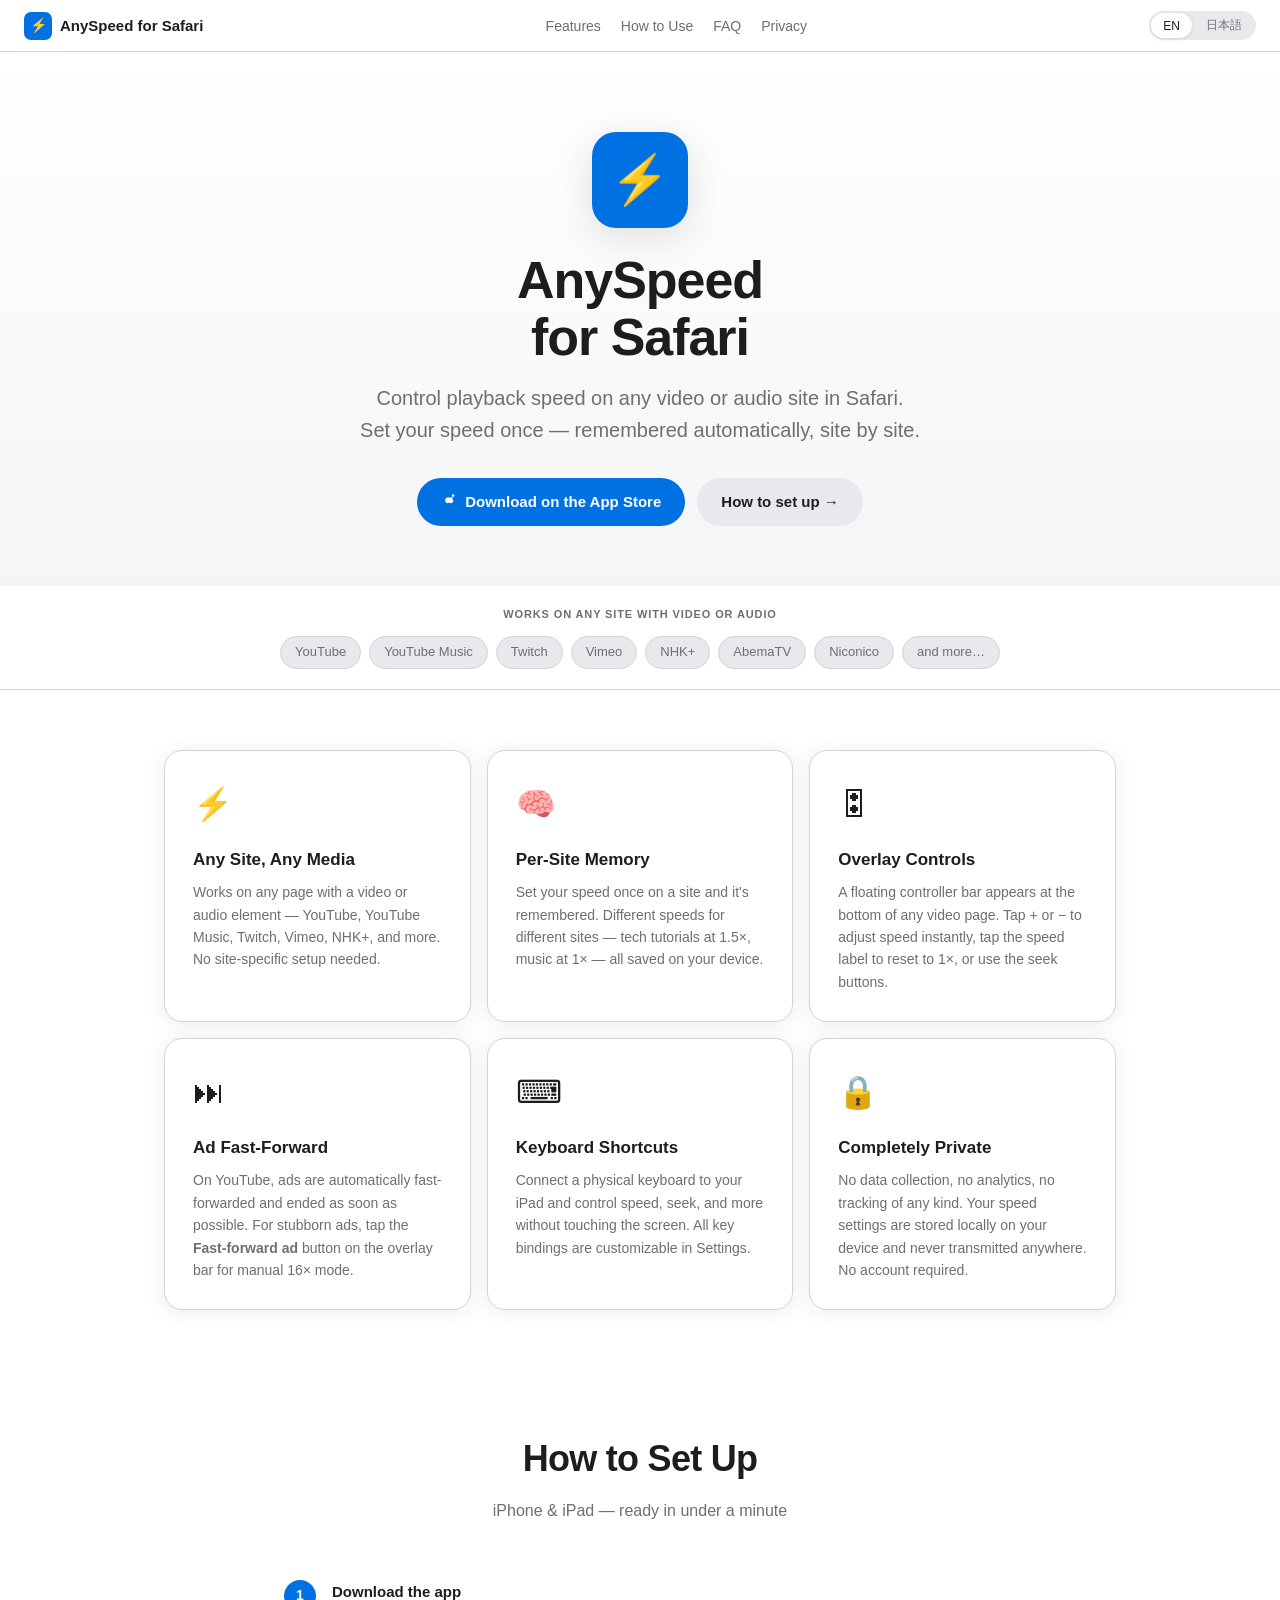
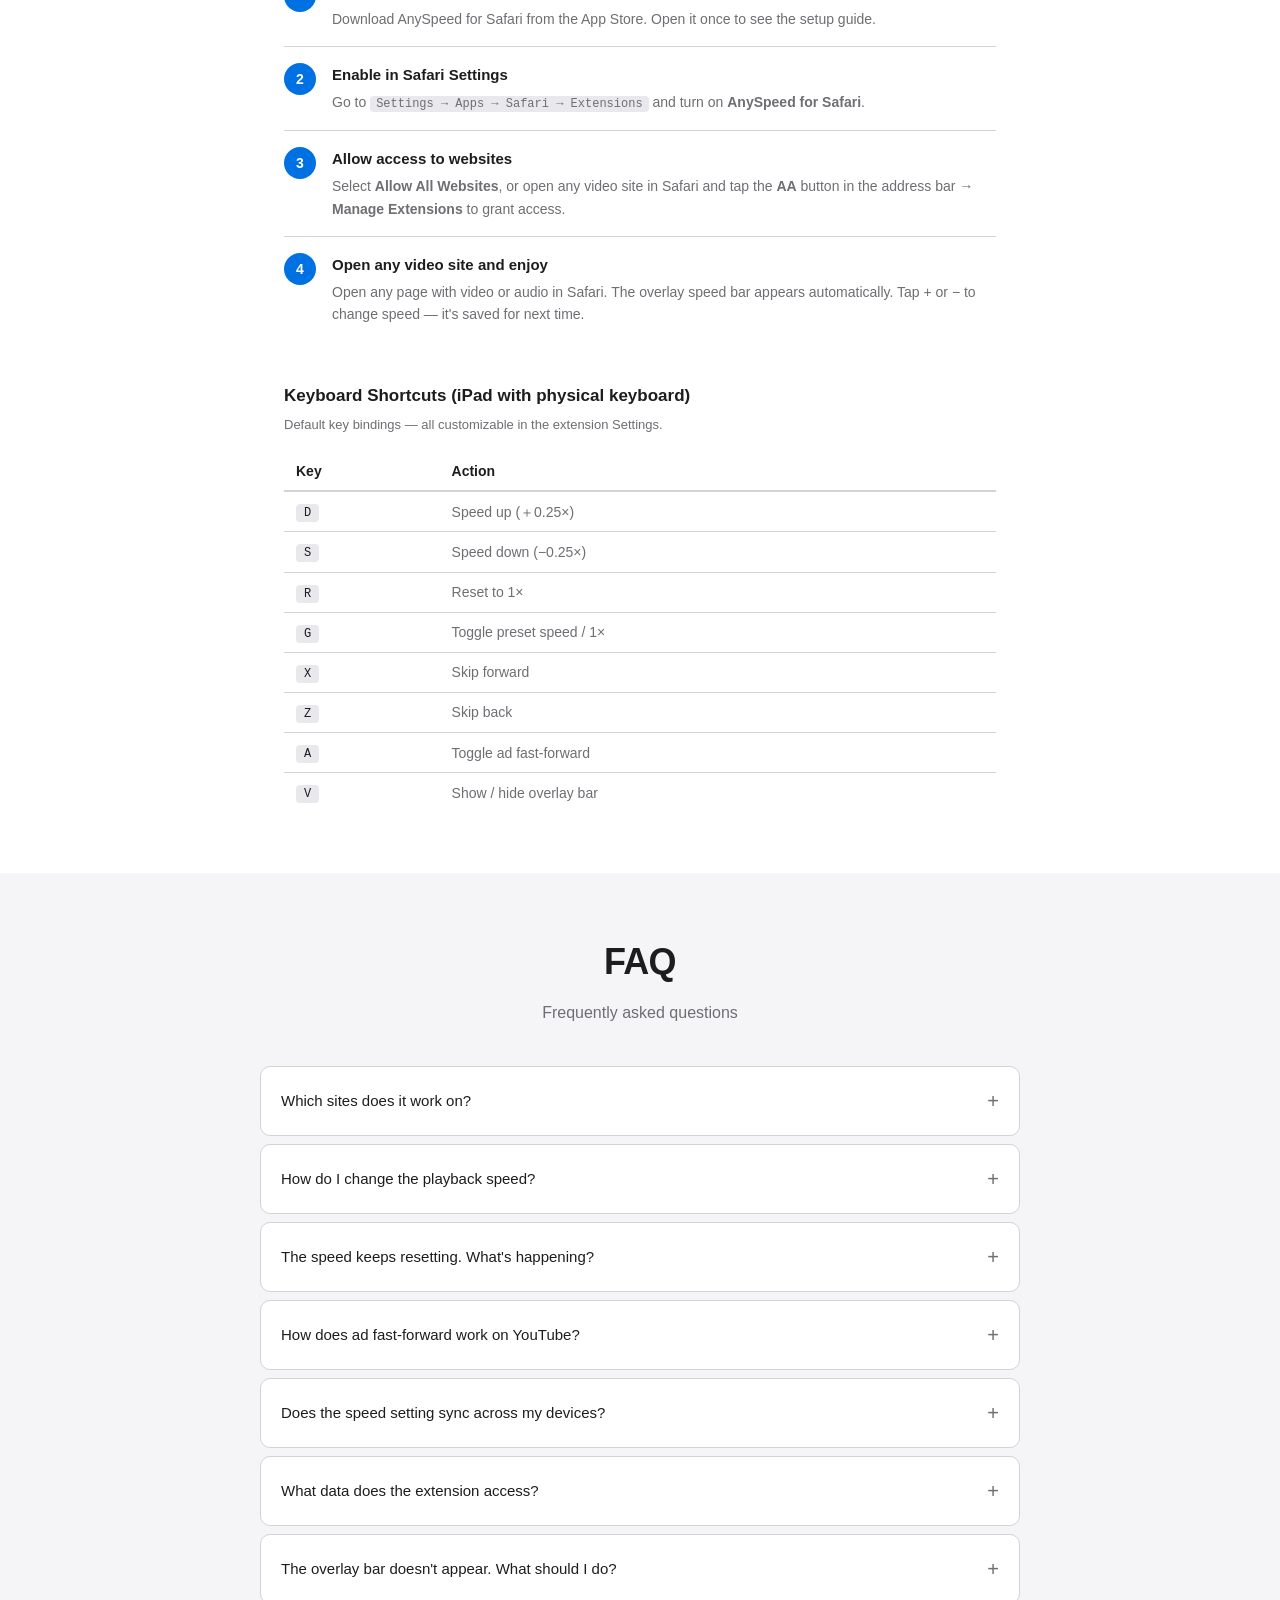
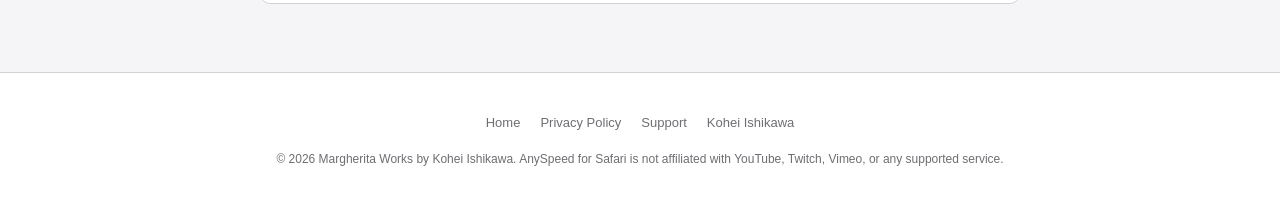
<file: index.html>
<!DOCTYPE html>
<html lang="en">
<head>
  <meta charset="UTF-8">
  <meta name="viewport" content="width=device-width, initial-scale=1.0">
  <title>AnySpeed for Safari</title>
  <meta name="description" content="Control playback speed on any video or audio site in Safari. YouTube, YouTube Music, Twitch, Vimeo, and more. iPhone and iPad.">
  <meta name="theme-color" content="#0071e3">
  <link rel="stylesheet" href="style.css">
  <meta property="og:title" content="AnySpeed for Safari">
  <meta property="og:description" content="Set playback speed on any video site. Auto fast-forward ads. iPhone and iPad.">
  <meta property="og:type" content="website">
  <style>
    /* hide/show lang content */
    [data-lang] { display: none; }
    [data-lang="en"] { display: block; }
    html[lang="ja"] [data-lang="ja"] { display: block; }
    html[lang="ja"] [data-lang="en"] { display: none; }
    span[data-lang] { display: none; }
    span[data-lang="en"] { display: inline; }
    html[lang="ja"] span[data-lang="ja"] { display: inline; }
    html[lang="ja"] span[data-lang="en"] { display: none; }

    /* Compatible sites strip */
    .sites-strip {
      background: var(--bg);
      border-bottom: 1px solid var(--border);
      padding: 20px 24px;
      text-align: center;
    }
    .sites-strip-label {
      font-size: 11px;
      color: var(--text2);
      margin-bottom: 12px;
      text-transform: uppercase;
      letter-spacing: 0.08em;
      font-weight: 600;
    }
    .sites-list {
      display: flex;
      gap: 8px;
      justify-content: center;
      flex-wrap: wrap;
    }
    .site-chip {
      background: var(--bg3);
      color: var(--text2);
      font-size: 13px;
      font-weight: 500;
      padding: 5px 14px;
      border-radius: 980px;
      border: 1px solid var(--border);
    }

    /* Keyboard table */
    .kb-table {
      width: 100%;
      border-collapse: collapse;
      font-size: 14px;
      margin-top: 16px;
    }
    .kb-table th {
      text-align: left;
      padding: 8px 12px;
      font-weight: 600;
      border-bottom: 2px solid var(--border);
    }
    .kb-table td {
      padding: 8px 12px;
      border-bottom: 1px solid var(--border);
      color: var(--text2);
    }
    .kb-table tr:last-child td { border-bottom: none; }
    .kb-table code {
      background: var(--bg3);
      padding: 2px 8px;
      border-radius: 4px;
      font-family: ui-monospace, "SF Mono", monospace;
      font-size: 12px;
      color: var(--text);
    }
    .kb-section-title {
      font-size: 17px;
      font-weight: 600;
      margin-bottom: 6px;
    }
    .kb-section-sub {
      font-size: 13px;
      color: var(--text2);
      margin-bottom: 16px;
    }
  </style>
</head>
<body>

<!-- ── Navigation ── -->
<nav>
  <a href="index.html" class="nav-brand">
    <div class="icon">⚡</div>
    <span data-lang="en">AnySpeed for Safari</span><span data-lang="ja">どこでも倍速</span>
  </a>
  <ul class="nav-links">
    <li><a href="#features"><span data-lang="en">Features</span><span data-lang="ja">機能</span></a></li>
    <li><a href="#howto"><span data-lang="en">How to Use</span><span data-lang="ja">使い方</span></a></li>
    <li><a href="#faq">FAQ</a></li>
    <li><a href="privacy.html"><span data-lang="en">Privacy</span><span data-lang="ja">プライバシー</span></a></li>
  </ul>
  <div class="lang-toggle">
    <button class="lang-btn active" onclick="setLang('en')">EN</button>
    <button class="lang-btn" onclick="setLang('ja')">日本語</button>
  </div>
</nav>

<!-- ── Hero ── -->
<section class="hero">
  <div class="hero-icon">⚡</div>

  <h1>
    <span data-lang="en">AnySpeed<br>for Safari</span>
    <span data-lang="ja">どこでも倍速<br>for Safari</span>
  </h1>

  <p class="hero-sub">
    <span data-lang="en">Control playback speed on any video or audio site in Safari. Set your speed once — remembered automatically, site by site.</span>
    <span data-lang="ja">Safariであらゆる動画・音声サイトの再生速度を自由に設定。サイトごとの速度設定を自動で記憶します。</span>
  </p>

  <div class="cta-buttons">
    <a href="https://apps.apple.com/app/id6802875855" class="btn-primary">
      <svg width="16" height="16" viewBox="0 0 16 16" fill="currentColor"><path d="M11.182 0c.36.014.703.1.986.252a2.5 2.5 0 0 1 .916.855c.21.333.347.703.4 1.09-.34.05-.663.163-.945.335a2.4 2.4 0 0 0-.85.882 2.37 2.37 0 0 0-.32 1.183c0 .45.12.87.336 1.232.22.364.524.655.88.855-.15.433-.36.84-.627 1.21a4.7 4.7 0 0 1-.836.92c-.3.254-.616.38-.956.38-.26 0-.528-.065-.8-.197a2.5 2.5 0 0 0-1.07-.23c-.37 0-.72.077-1.047.23-.326.153-.6.23-.82.23-.34 0-.662-.13-.966-.39a5.1 5.1 0 0 1-.84-.93 5.2 5.2 0 0 1-.673-1.266A4.7 4.7 0 0 1 4 6.7c0-.63.138-1.22.41-1.764a3.27 3.27 0 0 1 1.16-1.28 3.1 3.1 0 0 1 1.64-.474c.35 0 .692.075 1.025.224.333.15.614.225.845.225.198 0 .47-.073.818-.22.347-.146.695-.22 1.046-.22l.24.01z"/></svg>
      <span data-lang="en">Download on the App Store</span>
      <span data-lang="ja">App Storeからダウンロード</span>
    </a>
    <a href="#howto" class="btn-secondary">
      <span data-lang="en">How to set up →</span>
      <span data-lang="ja">設定方法 →</span>
    </a>
  </div>
</section>

<!-- ── Compatible Sites ── -->
<div class="sites-strip">
  <p class="sites-strip-label">
    <span data-lang="en">Works on any site with video or audio</span>
    <span data-lang="ja">動画・音声のあるサイトならどこでも動作</span>
  </p>
  <div class="sites-list">
    <span class="site-chip">YouTube</span>
    <span class="site-chip">YouTube Music</span>
    <span class="site-chip">Twitch</span>
    <span class="site-chip">Vimeo</span>
    <span class="site-chip">NHK+</span>
    <span class="site-chip">AbemaTV</span>
    <span class="site-chip">Niconico</span>
    <span class="site-chip"><span data-lang="en">and more…</span><span data-lang="ja">その他多数…</span></span>
  </div>
</div>

<!-- ── Features ── -->
<section id="features">
  <div class="features">
    <div class="feature-card">
      <div class="feature-icon">⚡</div>
      <h3><span data-lang="en">Any Site, Any Media</span><span data-lang="ja">あらゆるサイト</span></h3>
      <p>
        <span data-lang="en">Works on any page with a video or audio element — YouTube, YouTube Music, Twitch, Vimeo, NHK+, and more. No site-specific setup needed.</span>
        <span data-lang="ja">動画・音声要素があるページならどこでも動作。YouTube、YouTube Music、Twitch、Vimeo、NHKプラスなど、サイトごとの設定は不要です。</span>
      </p>
    </div>
    <div class="feature-card">
      <div class="feature-icon">🧠</div>
      <h3><span data-lang="en">Per-Site Memory</span><span data-lang="ja">サイトごとに記憶</span></h3>
      <p>
        <span data-lang="en">Set your speed once on a site and it's remembered. Different speeds for different sites — tech tutorials at 1.5×, music at 1× — all saved on your device.</span>
        <span data-lang="ja">サイトで一度設定した速度は自動で記憶されます。技術系は1.5倍、音楽は1倍など、サイトごとに異なる速度設定が可能。</span>
      </p>
    </div>
    <div class="feature-card">
      <div class="feature-icon">🎛</div>
      <h3><span data-lang="en">Overlay Controls</span><span data-lang="ja">オーバーレイ操作バー</span></h3>
      <p>
        <span data-lang="en">A floating controller bar appears at the bottom of any video page. Tap + or − to adjust speed instantly, tap the speed label to reset to 1×, or use the seek buttons.</span>
        <span data-lang="ja">動画ページの下部にフローティング操作バーが表示されます。＋／−で速度調節、速度ラベルをタップすると1倍速にリセット。シークボタンも搭載。</span>
      </p>
    </div>
    <div class="feature-card">
      <div class="feature-icon">⏭</div>
      <h3><span data-lang="en">Ad Fast-Forward</span><span data-lang="ja">広告早送り</span></h3>
      <p>
        <span data-lang="en">On YouTube, ads are automatically fast-forwarded and ended as soon as possible. For stubborn ads, tap the <strong>Fast-forward ad</strong> button on the overlay bar for manual 16× mode.</span>
        <span data-lang="ja">YouTubeでは広告を自動で早送り・スキップ。自動処理が難しい広告には、操作バーの<strong>広告を早送り</strong>ボタンで手動16倍速モードが使えます。</span>
      </p>
    </div>
    <div class="feature-card">
      <div class="feature-icon">⌨</div>
      <h3><span data-lang="en">Keyboard Shortcuts</span><span data-lang="ja">キーボードショートカット</span></h3>
      <p>
        <span data-lang="en">Connect a physical keyboard to your iPad and control speed, seek, and more without touching the screen. All key bindings are customizable in Settings.</span>
        <span data-lang="ja">iPadに物理キーボードを接続すると、画面に触れずに速度調節やシークが操作できます。すべてのキー割り当ては設定画面からカスタマイズ可能。</span>
      </p>
    </div>
    <div class="feature-card">
      <div class="feature-icon">🔒</div>
      <h3><span data-lang="en">Completely Private</span><span data-lang="ja">完全なプライバシー</span></h3>
      <p>
        <span data-lang="en">No data collection, no analytics, no tracking of any kind. Your speed settings are stored locally on your device and never transmitted anywhere. No account required.</span>
        <span data-lang="ja">データ収集なし、アナリティクスなし、トラッキングなし。速度設定はデバイス内にローカル保存され、外部には一切送信されません。アカウント不要。</span>
      </p>
    </div>
  </div>
</section>

<!-- ── How to Use ── -->
<section id="howto" class="howto-section">
  <div class="section-header">
    <h2><span data-lang="en">How to Set Up</span><span data-lang="ja">設定方法</span></h2>
    <p>
      <span data-lang="en">iPhone &amp; iPad — ready in under a minute</span>
      <span data-lang="ja">iPhone・iPad — 1分以内で使い始められます</span>
    </p>
  </div>

  <div class="platform-steps active">
    <ol class="steps-list">
      <li>
        <div class="step-num">1</div>
        <div class="step-content">
          <h4><span data-lang="en">Download the app</span><span data-lang="ja">アプリをダウンロード</span></h4>
          <p>
            <span data-lang="en">Download AnySpeed for Safari from the App Store. Open it once to see the setup guide.</span>
            <span data-lang="ja">App Storeから「どこでも倍速 for Safari」をダウンロードしてください。アプリを一度開くとセットアップガイドが表示されます。</span>
          </p>
        </div>
      </li>
      <li>
        <div class="step-num">2</div>
        <div class="step-content">
          <h4><span data-lang="en">Enable in Safari Settings</span><span data-lang="ja">Safari の設定で有効化</span></h4>
          <p>
            <span data-lang="en">Go to <code>Settings → Apps → Safari → Extensions</code> and turn on <strong>AnySpeed for Safari</strong>.</span>
            <span data-lang="ja"><code>設定 → アプリ → Safari → 機能拡張</code> を開き、<strong>どこでも倍速</strong> をオンにします。</span>
          </p>
        </div>
      </li>
      <li>
        <div class="step-num">3</div>
        <div class="step-content">
          <h4><span data-lang="en">Allow access to websites</span><span data-lang="ja">ウェブサイトへのアクセスを許可</span></h4>
          <p>
            <span data-lang="en">Select <strong>Allow All Websites</strong>, or open any video site in Safari and tap the <strong>AA</strong> button in the address bar → <strong>Manage Extensions</strong> to grant access.</span>
            <span data-lang="ja"><strong>すべてのウェブサイトを許可</strong> を選択するか、Safariで動画サイトを開いてアドレスバーの <strong>AA</strong> ボタン → <strong>機能拡張を管理</strong> からアクセスを許可してください。</span>
          </p>
        </div>
      </li>
      <li>
        <div class="step-num">4</div>
        <div class="step-content">
          <h4><span data-lang="en">Open any video site and enjoy</span><span data-lang="ja">動画サイトを開くだけ</span></h4>
          <p>
            <span data-lang="en">Open any page with video or audio in Safari. The overlay speed bar appears automatically. Tap + or − to change speed — it's saved for next time.</span>
            <span data-lang="ja">Safariで動画・音声のあるページを開くだけ。ページ下部に速度操作バーが自動表示されます。＋／−をタップして速度を変更 — 次回以降も自動で適用されます。</span>
          </p>
        </div>
      </li>
    </ol>

    <div style="margin-top:40px">
      <p class="kb-section-title">
        <span data-lang="en">Keyboard Shortcuts (iPad with physical keyboard)</span>
        <span data-lang="ja">キーボードショートカット（iPad＋物理キーボード）</span>
      </p>
      <p class="kb-section-sub">
        <span data-lang="en">Default key bindings — all customizable in the extension Settings.</span>
        <span data-lang="ja">デフォルトのキー設定です。拡張機能の設定画面からカスタマイズできます。</span>
      </p>
      <table class="kb-table">
        <thead>
          <tr>
            <th><span data-lang="en">Key</span><span data-lang="ja">キー</span></th>
            <th><span data-lang="en">Action</span><span data-lang="ja">操作</span></th>
          </tr>
        </thead>
        <tbody>
          <tr>
            <td><code>D</code></td>
            <td><span data-lang="en">Speed up (＋0.25×)</span><span data-lang="ja">速度アップ（＋0.25倍）</span></td>
          </tr>
          <tr>
            <td><code>S</code></td>
            <td><span data-lang="en">Speed down (−0.25×)</span><span data-lang="ja">速度ダウン（−0.25倍）</span></td>
          </tr>
          <tr>
            <td><code>R</code></td>
            <td><span data-lang="en">Reset to 1×</span><span data-lang="ja">1倍速にリセット</span></td>
          </tr>
          <tr>
            <td><code>G</code></td>
            <td><span data-lang="en">Toggle preset speed / 1×</span><span data-lang="ja">プリセット速度 / 1倍速を切り替え</span></td>
          </tr>
          <tr>
            <td><code>X</code></td>
            <td><span data-lang="en">Skip forward</span><span data-lang="ja">早送りシーク</span></td>
          </tr>
          <tr>
            <td><code>Z</code></td>
            <td><span data-lang="en">Skip back</span><span data-lang="ja">巻き戻しシーク</span></td>
          </tr>
          <tr>
            <td><code>A</code></td>
            <td><span data-lang="en">Toggle ad fast-forward</span><span data-lang="ja">広告早送りを切り替え</span></td>
          </tr>
          <tr>
            <td><code>V</code></td>
            <td><span data-lang="en">Show / hide overlay bar</span><span data-lang="ja">操作バーの表示切り替え</span></td>
          </tr>
        </tbody>
      </table>
    </div>
  </div>
</section>

<!-- ── FAQ ── -->
<section id="faq" class="faq-section">
  <div class="section-header">
    <h2>FAQ</h2>
    <p><span data-lang="en">Frequently asked questions</span><span data-lang="ja">よくある質問</span></p>
  </div>
  <div class="faq-list">

    <details>
      <summary><span data-lang="en">Which sites does it work on?</span><span data-lang="ja">どのサイトで使えますか？</span></summary>
      <p>
        <span data-lang="en">AnySpeed works on any webpage that contains a video or audio element — YouTube, YouTube Music, Twitch, Vimeo, NHK+, AbemaTV, Niconico, and many more. If a page has a playable video or audio, the overlay bar will appear automatically.</span>
        <span data-lang="ja">動画・音声要素を含む任意のウェブページで動作します。YouTube、YouTube Music、Twitch、Vimeo、NHKプラス、AbemaTV、ニコニコ動画など多数のサイトに対応。再生可能な動画・音声があるページには速度操作バーが自動表示されます。</span>
      </p>
    </details>

    <details>
      <summary><span data-lang="en">How do I change the playback speed?</span><span data-lang="ja">再生速度はどうやって変更しますか？</span></summary>
      <p>
        <span data-lang="en">Three ways: (1) Use the <strong>+ / −</strong> buttons on the overlay bar at the bottom of the page. (2) Tap the toolbar icon in Safari's address bar to open the popup and use the speed slider. (3) If you have a physical keyboard connected to your iPad, press <code>D</code> to speed up and <code>S</code> to slow down.</span>
        <span data-lang="ja">3つの方法があります。(1) ページ下部の操作バーの <strong>＋ / −</strong> ボタン。(2) Safariのアドレスバーのツールバーアイコンをタップしてポップアップを開き速度スライダーを操作。(3) iPadに物理キーボードを接続している場合は <code>D</code> キーで速度アップ、<code>S</code> キーで速度ダウン。</span>
      </p>
    </details>

    <details>
      <summary><span data-lang="en">The speed keeps resetting. What's happening?</span><span data-lang="ja">速度が元に戻ってしまいます。なぜですか？</span></summary>
      <p>
        <span data-lang="en">Some sites (including YouTube) actively monitor and reset the playback rate. AnySpeed detects this and fights back, reapplying your preferred speed. If a site persistently overrides it, the overlay bar shows a warning. You can try enabling <strong>Strong enforcement</strong> in the extension Settings for better results on those sites.</span>
        <span data-lang="ja">YouTubeを含む一部のサイトは再生レートを監視してリセットします。AnySpeedはこれを検出して速度を再適用しますが、サイトが繰り返しリセットする場合は操作バーに警告が表示されます。そのようなサイトでは、拡張機能の設定の <strong>強制適用モード</strong> を有効にすることで改善できる場合があります。</span>
      </p>
    </details>

    <details>
      <summary><span data-lang="en">How does ad fast-forward work on YouTube?</span><span data-lang="ja">YouTubeの広告早送りはどう動作しますか？</span></summary>
      <p>
        <span data-lang="en">When a YouTube ad starts, AnySpeed automatically fast-forwards it and ends it as quickly as possible using standard browser APIs. For ads that resist automatic handling, tap the <strong>Fast-forward ad</strong> button on the overlay bar to activate manual 16× mode — this lets you blow past the ad at maximum speed and end it yourself.</span>
        <span data-lang="ja">YouTubeの広告が始まると、AnySpeedは標準のブラウザAPIを使って自動的に早送り・スキップします。自動処理が難しい広告の場合は、操作バーの <strong>広告を早送り</strong> ボタンをタップして手動16倍速モードを起動してください。</span>
      </p>
    </details>

    <details>
      <summary><span data-lang="en">Does the speed setting sync across my devices?</span><span data-lang="ja">速度設定は複数のデバイスで同期されますか？</span></summary>
      <p>
        <span data-lang="en">No. Speed settings are stored locally on each device. This is by design — no data ever leaves your device. If you use multiple devices, set your preferences on each one.</span>
        <span data-lang="ja">いいえ。速度設定は各デバイスにローカル保存されます。これはプライバシー保護のための意図的な設計です。複数のデバイスをお使いの場合は、それぞれで設定してください。</span>
      </p>
    </details>

    <details>
      <summary><span data-lang="en">What data does the extension access?</span><span data-lang="ja">拡張機能はどのデータにアクセスしますか？</span></summary>
      <p>
        <span data-lang="en">The extension reads each page's DOM to detect video and audio elements. Your speed preferences are stored locally using the browser's storage API. No browsing history, page content, URLs, or personal data is collected or transmitted. See the <a href="privacy.html">Privacy Policy</a> for full details.</span>
        <span data-lang="ja">拡張機能は動画・音声要素を検出するためにページのDOMを読み取ります。速度設定はブラウザのストレージAPIを使ってローカルに保存されます。閲覧履歴・ページ内容・URL・個人情報は一切収集・送信しません。詳細は<a href="privacy.html">プライバシーポリシー</a>をご覧ください。</span>
      </p>
    </details>

    <details>
      <summary><span data-lang="en">The overlay bar doesn't appear. What should I do?</span><span data-lang="ja">操作バーが表示されません。どうすればよいですか？</span></summary>
      <p>
        <span data-lang="en">1. Check that the extension is enabled: <code>Settings → Apps → Safari → Extensions</code>. 2. Check that access is allowed for the site — tap the <strong>AA</strong> button in Safari's address bar → <strong>Manage Extensions</strong>. 3. Reload the page. 4. Toggle the extension off and on from the toolbar popup. If the issue persists, contact <a href="mailto:support@margheritaworks.com">support@margheritaworks.com</a>.</span>
        <span data-lang="ja">1. 拡張機能が有効か確認: <code>設定 → アプリ → Safari → 機能拡張</code>。2. そのサイトへのアクセスが許可されているか確認 — アドレスバーの <strong>AA</strong> ボタン → <strong>機能拡張を管理</strong>。3. ページを再読み込みする。4. ツールバーのポップアップから拡張機能をオフ/オンする。問題が解決しない場合は <a href="mailto:support@margheritaworks.com">support@margheritaworks.com</a> にご連絡ください。</span>
      </p>
    </details>

  </div>
</section>

<!-- ── Footer ── -->
<footer>
  <div class="footer-links">
    <a href="index.html"><span data-lang="en">Home</span><span data-lang="ja">ホーム</span></a>
    <a href="privacy.html"><span data-lang="en">Privacy Policy</span><span data-lang="ja">プライバシーポリシー</span></a>
    <a href="mailto:support@margheritaworks.com"><span data-lang="en">Support</span><span data-lang="ja">サポート</span></a>
    <a href="https://isitest1.github.io/portfolio-hub/en" data-lang="en">Kohei Ishikawa</a>
    <a href="https://isitest1.github.io/portfolio-hub/ja" data-lang="ja">石川浩平</a>
  </div>
  <p class="footer-copy">
    &copy; 2026 Margherita Works by Kohei Ishikawa.
    <span data-lang="en">AnySpeed for Safari is not affiliated with YouTube, Twitch, Vimeo, or any supported service.</span>
    <span data-lang="ja">「どこでも倍速 for Safari」はYouTube、Twitch、Vimeoその他の対応サービスとは無関係です。</span>
  </p>
</footer>

<script>
function setLang(lang) {
  document.documentElement.lang = lang;
  document.querySelectorAll('.lang-btn').forEach(btn => {
    btn.classList.toggle('active', btn.textContent.trim().toLowerCase().includes(lang === 'en' ? 'en' : '日'));
  });
  localStorage.setItem('tp-lang', lang);
}

(function() {
  const saved = localStorage.getItem('tp-lang');
  const browserLang = navigator.language.startsWith('ja') ? 'ja' : 'en';
  setLang(saved || browserLang);
})();
</script>
</body>
</html>
</file>
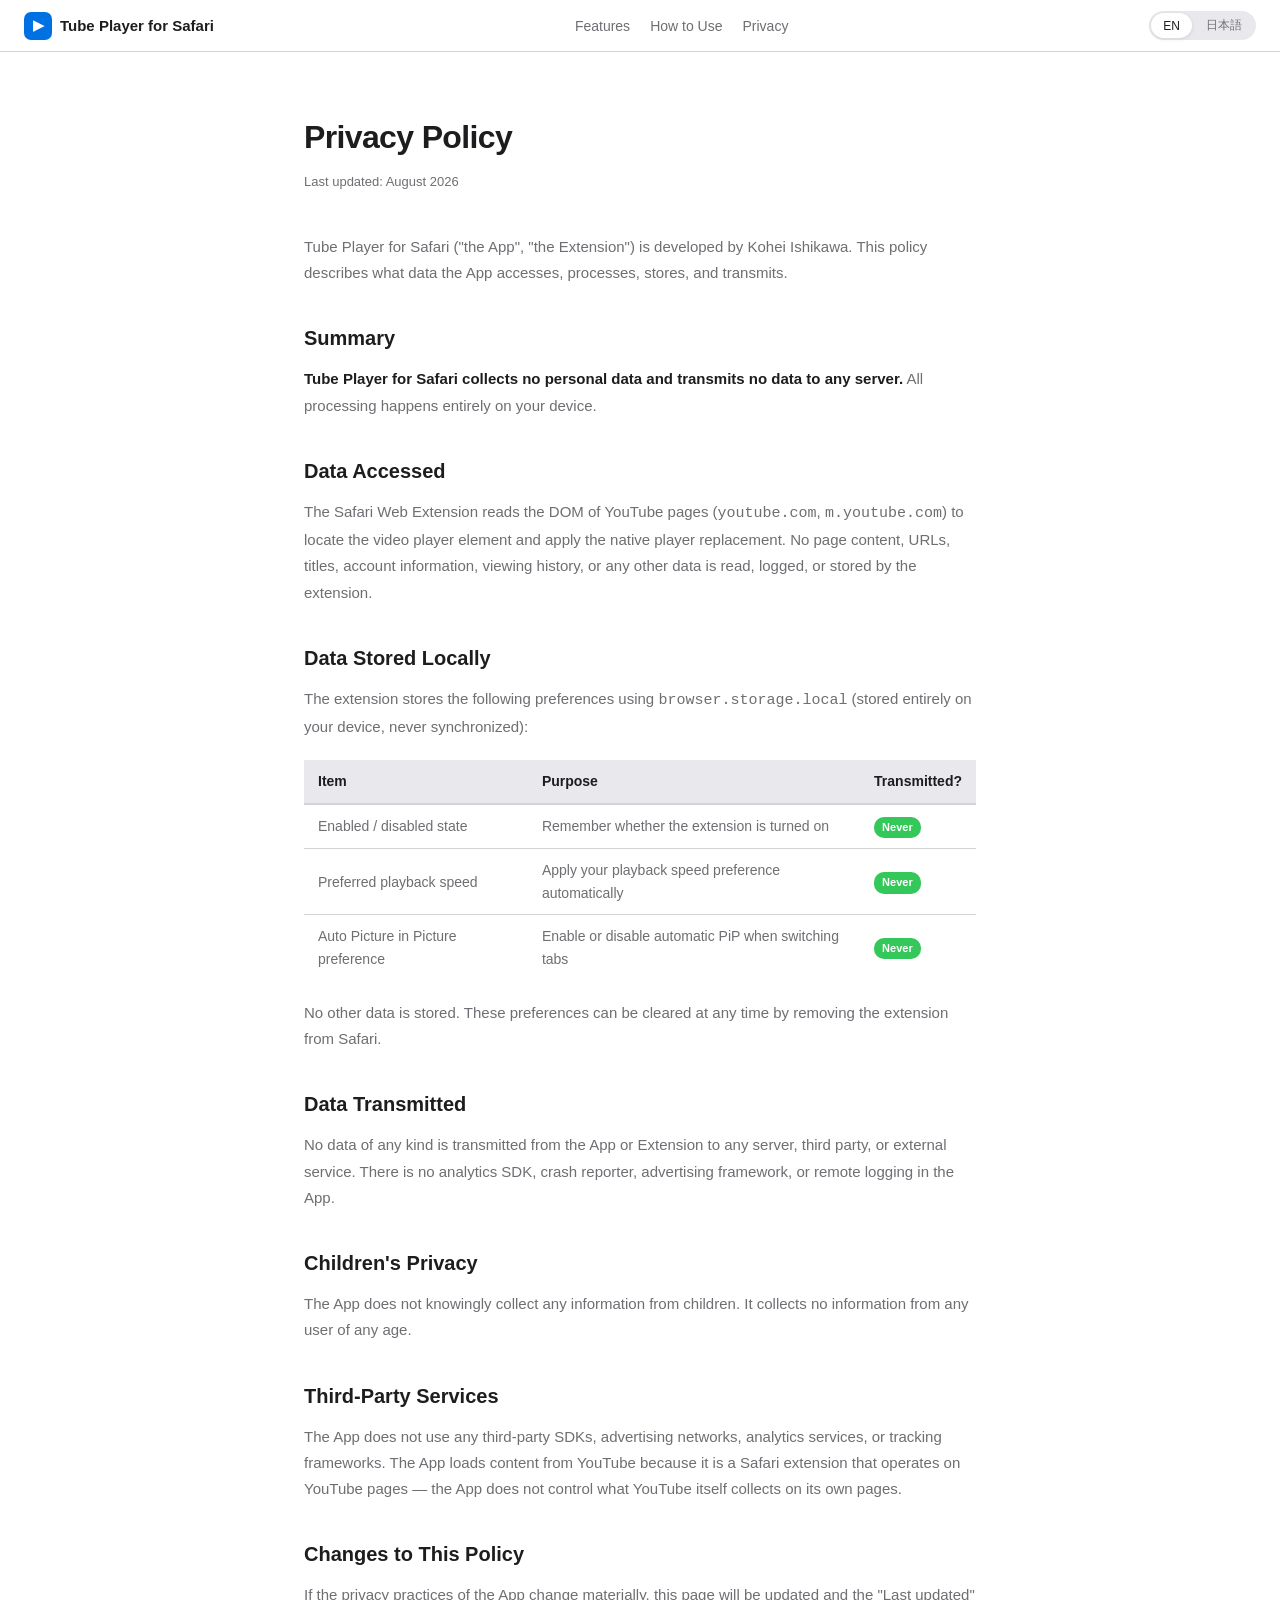
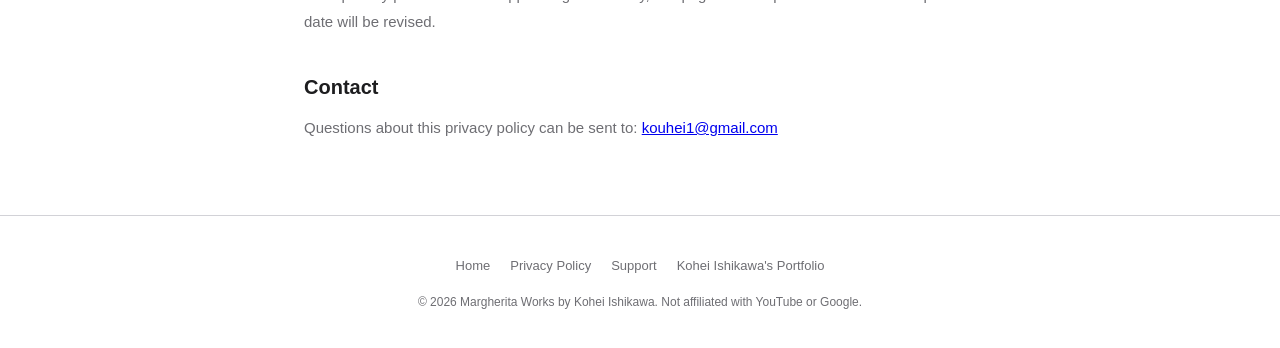
<file: privacy.html>
<!DOCTYPE html>
<html lang="en">
<head>
  <meta charset="UTF-8">
  <meta name="viewport" content="width=device-width, initial-scale=1.0">
  <title>Privacy Policy — Tube Player for Safari</title>
  <meta name="description" content="Privacy policy for Tube Player for Safari. No data collection, no tracking, no analytics.">
  <meta name="theme-color" content="#0071e3">
  <link rel="stylesheet" href="style.css">
  <style>
    [data-lang] { display: none; }
    [data-lang="en"] { display: block; }
    html[lang="ja"] [data-lang="ja"] { display: block; }
    html[lang="ja"] [data-lang="en"] { display: none; }
    span[data-lang] { display: none; }
    span[data-lang="en"] { display: inline; }
    html[lang="ja"] span[data-lang="ja"] { display: inline; }
    html[lang="ja"] span[data-lang="en"] { display: none; }
  </style>
</head>
<body>

<!-- ── Navigation ── -->
<nav>
  <a href="index.html" class="nav-brand">
    <div class="icon">▶</div>
    Tube Player for Safari
  </a>
  <ul class="nav-links">
    <li><a href="index.html#features"><span data-lang="en">Features</span><span data-lang="ja">機能</span></a></li>
    <li><a href="index.html#howto"><span data-lang="en">How to Use</span><span data-lang="ja">使い方</span></a></li>
    <li><a href="privacy.html"><span data-lang="en">Privacy</span><span data-lang="ja">プライバシー</span></a></li>
  </ul>
  <div class="lang-toggle">
    <button class="lang-btn active" onclick="setLang('en')">EN</button>
    <button class="lang-btn" onclick="setLang('ja')">日本語</button>
  </div>
</nav>

<!-- ── English Privacy Policy ── -->
<div data-lang="en" class="prose">
  <h1>Privacy Policy</h1>
  <p class="updated">Last updated: August 2026</p>

  <p>Tube Player for Safari ("the App", "the Extension") is developed by Kohei Ishikawa. This policy describes what data the App accesses, processes, stores, and transmits.</p>

  <h2>Summary</h2>
  <p><strong>Tube Player for Safari collects no personal data and transmits no data to any server.</strong> All processing happens entirely on your device.</p>

  <h2>Data Accessed</h2>
  <p>The Safari Web Extension reads the DOM of YouTube pages (<code>youtube.com</code>, <code>m.youtube.com</code>) to locate the video player element and apply the native player replacement. No page content, URLs, titles, account information, viewing history, or any other data is read, logged, or stored by the extension.</p>

  <h2>Data Stored Locally</h2>
  <p>The extension stores the following preferences using <code>browser.storage.local</code> (stored entirely on your device, never synchronized):</p>

  <table class="data-table">
    <thead>
      <tr>
        <th>Item</th>
        <th>Purpose</th>
        <th>Transmitted?</th>
      </tr>
    </thead>
    <tbody>
      <tr>
        <td>Enabled / disabled state</td>
        <td>Remember whether the extension is turned on</td>
        <td><span class="tag-no">Never</span></td>
      </tr>
      <tr>
        <td>Preferred playback speed</td>
        <td>Apply your playback speed preference automatically</td>
        <td><span class="tag-no">Never</span></td>
      </tr>
      <tr>
        <td>Auto Picture in Picture preference</td>
        <td>Enable or disable automatic PiP when switching tabs</td>
        <td><span class="tag-no">Never</span></td>
      </tr>
    </tbody>
  </table>

  <p>No other data is stored. These preferences can be cleared at any time by removing the extension from Safari.</p>

  <h2>Data Transmitted</h2>
  <p>No data of any kind is transmitted from the App or Extension to any server, third party, or external service. There is no analytics SDK, crash reporter, advertising framework, or remote logging in the App.</p>

  <h2>Children's Privacy</h2>
  <p>The App does not knowingly collect any information from children. It collects no information from any user of any age.</p>

  <h2>Third-Party Services</h2>
  <p>The App does not use any third-party SDKs, advertising networks, analytics services, or tracking frameworks. The App loads content from YouTube because it is a Safari extension that operates on YouTube pages — the App does not control what YouTube itself collects on its own pages.</p>

  <h2>Changes to This Policy</h2>
  <p>If the privacy practices of the App change materially, this page will be updated and the "Last updated" date will be revised.</p>

  <h2>Contact</h2>
  <p>Questions about this privacy policy can be sent to: <a href="mailto:kouhei1@gmail.com">kouhei1@gmail.com</a></p>
</div>

<!-- ── Japanese Privacy Policy ── -->
<div data-lang="ja" class="prose">
  <h1>プライバシーポリシー</h1>
  <p class="updated">最終更新: 2026年8月</p>

  <p>Tube Player for Safari（以下「本アプリ」「本拡張機能」）は、石川浩平が開発しています。本ポリシーでは、本アプリがアクセス・処理・保存・送信するデータについて説明します。</p>

  <h2>概要</h2>
  <p><strong>Tube Player for Safariは個人データを一切収集せず、いかなるサーバーにもデータを送信しません。</strong>すべての処理はあなたのデバイス上で完結します。</p>

  <h2>アクセスするデータ</h2>
  <p>Safari Web拡張機能は、動画プレーヤー要素を見つけてネイティブプレーヤーに置き換えるために、YouTubeページ（<code>youtube.com</code>、<code>m.youtube.com</code>）のDOMを読み取ります。ページのコンテンツ、URL、タイトル、アカウント情報、視聴履歴、その他いかなるデータも、拡張機能によって読み取り・ログ記録・保存されることはありません。</p>

  <h2>ローカルに保存されるデータ</h2>
  <p>拡張機能は以下の設定を <code>browser.storage.local</code>（デバイス上にのみ保存され、同期されない）を使用して保存します。</p>

  <table class="data-table">
    <thead>
      <tr>
        <th>項目</th>
        <th>目的</th>
        <th>送信</th>
      </tr>
    </thead>
    <tbody>
      <tr>
        <td>有効/無効の状態</td>
        <td>拡張機能のオン/オフ状態を記憶するため</td>
        <td><span class="tag-no">なし</span></td>
      </tr>
      <tr>
        <td>好みの再生速度</td>
        <td>再生速度の設定を自動的に適用するため</td>
        <td><span class="tag-no">なし</span></td>
      </tr>
      <tr>
        <td>自動ピクチャーインピクチャーの設定</td>
        <td>タブ切替時の自動PiPを有効/無効にするため</td>
        <td><span class="tag-no">なし</span></td>
      </tr>
    </tbody>
  </table>

  <p>その他のデータは保存されません。これらの設定は、Safariから拡張機能を削除することでいつでも消去できます。</p>

  <h2>送信されるデータ</h2>
  <p>アプリまたは拡張機能から、いかなるサーバー・第三者・外部サービスにもデータは送信されません。本アプリには、アナリティクスSDK、クラッシュレポーター、広告フレームワーク、リモートロギングは一切含まれていません。</p>

  <h2>お子様のプライバシー</h2>
  <p>本アプリは、子どもからいかなる情報も意図的に収集しません。また、いかなる年齢のユーザーからも情報を収集しません。</p>

  <h2>第三者サービスについて</h2>
  <p>本アプリは、サードパーティのSDK、広告ネットワーク、アナリティクスサービス、トラッキングフレームワークを一切使用していません。本アプリはYouTubeページ上で動作するSafari拡張機能であるため、YouTubeのコンテンツを読み込みますが、YouTubeが自身のページで行うデータ収集について、本アプリは管理できません。</p>

  <h2>本ポリシーの変更</h2>
  <p>本アプリのプライバシー慣行に重要な変更があった場合、このページを更新し「最終更新」日を改訂します。</p>

  <h2>お問い合わせ</h2>
  <p>本プライバシーポリシーに関するご質問は、<a href="mailto:kouhei1@gmail.com">kouhei1@gmail.com</a> までお送りください。</p>
</div>

<!-- ── Footer ── -->
<footer>
  <div class="footer-links">
    <a href="index.html"><span data-lang="en">Home</span><span data-lang="ja">ホーム</span></a>
    <a href="privacy.html"><span data-lang="en">Privacy Policy</span><span data-lang="ja">プライバシーポリシー</span></a>
    <a href="mailto:kouhei1@gmail.com"><span data-lang="en">Support</span><span data-lang="ja">サポート</span></a>
    <a href="https://isitest1.github.io/portfolio-hub/en" data-lang="en">Kohei Ishikawa's Portfolio</a>
    <a href="https://isitest1.github.io/portfolio-hub/ja" data-lang="ja">Kohei Ishikawa のポートフォリオ</a>
  </div>
  <p class="footer-copy">
    &copy; 2026 Margherita Works by Kohei Ishikawa. <span data-lang="en">Not affiliated with YouTube or Google.</span><span data-lang="ja">YouTubeおよびGoogleとは無関係です。</span>
  </p>
</footer>

<script>
function setLang(lang) {
  document.documentElement.lang = lang;
  document.querySelectorAll('.lang-btn').forEach(btn => {
    btn.classList.toggle('active', btn.textContent.trim().toLowerCase().includes(lang === 'en' ? 'en' : '日'));
  });
  localStorage.setItem('tp-lang', lang);
}

(function() {
  const saved = localStorage.getItem('tp-lang');
  const browserLang = navigator.language.startsWith('ja') ? 'ja' : 'en';
  setLang(saved || browserLang);
})();
</script>
</body>
</html>
</file>
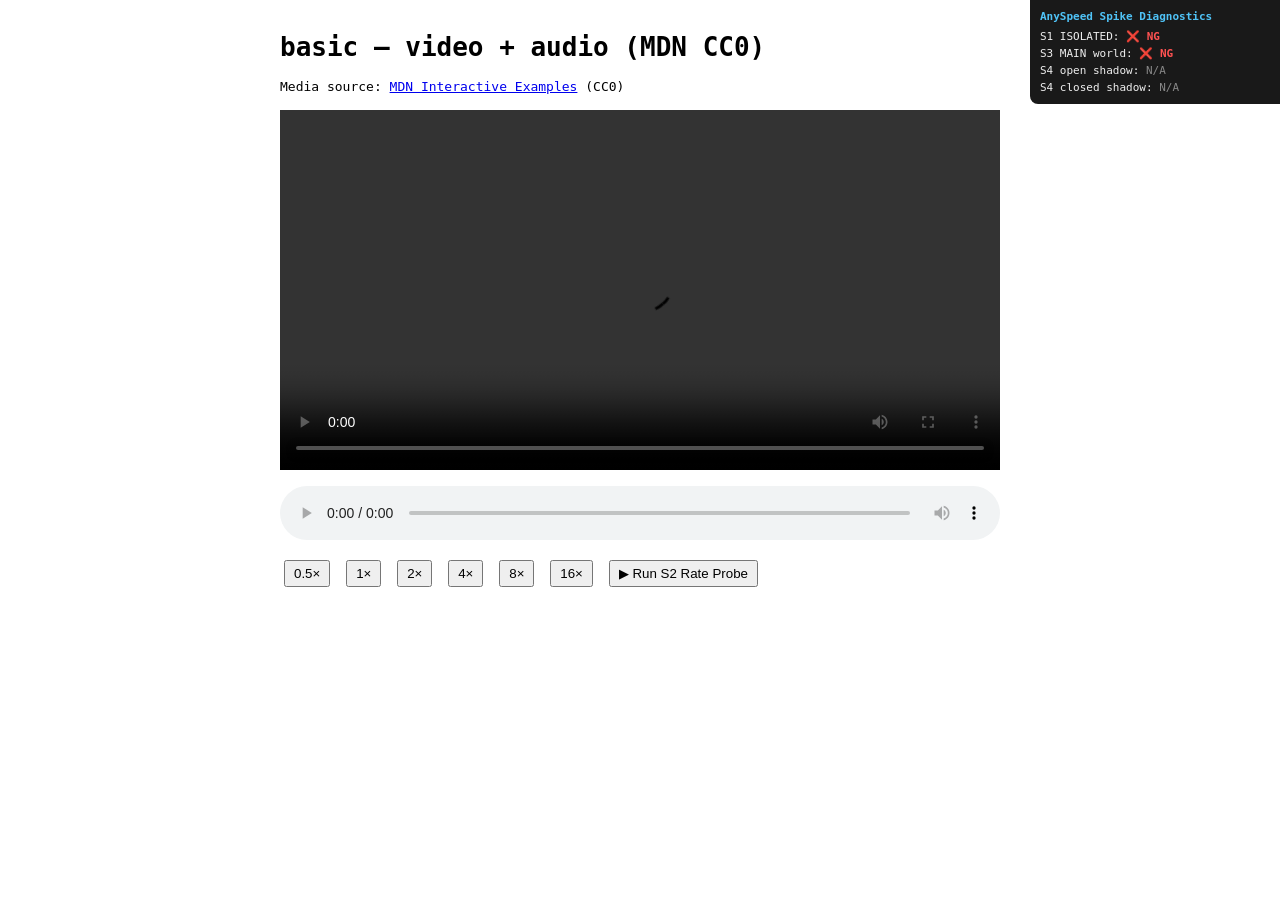
<file: fixtures/basic.html>
<!doctype html>
<!-- S1, S2, S3, S4 (no shadow): basic video + audio detection and playbackRate limits -->
<html lang="en">
<head>
  <meta charset="utf-8">
  <title>AnySpeed Spike — basic</title>
  <style>
    body { font-family: monospace; max-width: 720px; margin: 2rem auto; padding: 0 1rem; }
    video, audio { display: block; width: 100%; margin: 1rem 0; background: #000; }
    audio { background: none; }
    #probe-out table { border-collapse: collapse; font-size: 12px; margin-top: 8px; }
    #probe-out td, #probe-out th { border: 1px solid #ccc; padding: 3px 7px; }
    #probe-out th { background: #f0f0f0; }
    button { margin: 0.25rem; padding: 0.25rem 0.5rem; }
    .ok { color: green; font-weight: 600; } .ng { color: #c00; font-weight: 600; }
    .warn { color: #a60; font-weight: 600; }
  </style>
</head>
<body>
  <h1>basic — video + audio (MDN CC0)</h1>
  <p>Media source: <a href="https://interactive-examples.mdn.mozilla.net/" target="_blank">MDN Interactive Examples</a> (CC0)</p>

  <video id="v1" controls crossorigin="anonymous"
    src="https://interactive-examples.mdn.mozilla.net/media/cc0-videos/flower.mp4"></video>
  <audio id="a1" controls crossorigin="anonymous"
    src="https://interactive-examples.mdn.mozilla.net/media/cc0-audio/t-rex-roar.mp3"></audio>

  <p>
    <button onclick="setRate(0.5)">0.5×</button>
    <button onclick="setRate(1.0)">1×</button>
    <button onclick="setRate(2.0)">2×</button>
    <button onclick="setRate(4.0)">4×</button>
    <button onclick="setRate(8.0)">8×</button>
    <button onclick="setRate(16.0)">16×</button>
    <button onclick="probeLimits()">▶ Run S2 Rate Probe</button>
  </p>
  <div id="probe-out"></div>

  <script>
    const v   = document.getElementById("v1");
    const a   = document.getElementById("a1");

    function setRate(r) {
      try { v.playbackRate = r; } catch(e) { /* see probe */ }
      try { a.playbackRate = r; } catch(e) { /* see probe */ }
    }

    function probeLimits() {
      const RATES = [0.0625, 0.1, 0.25, 0.5, 1.0, 1.5, 2.0, 4.0, 8.0, 16.0, 32.0];
      let html = "<table><tr><th>Rate</th><th>Set</th><th>Read back</th><th>Result</th></tr>";
      RATES.forEach(r => {
        let readBack, result, cls;
        const prev = v.playbackRate;
        try {
          v.playbackRate = r;
          readBack = v.playbackRate;
          const ok = Math.abs(readBack - r) < 0.01;
          result = ok ? "✅ OK" : (readBack !== prev ? "⚠ clamped" : "❌ rejected");
          cls    = ok ? "ok"   : (readBack !== prev ? "warn"      : "ng");
        } catch(e) {
          readBack = "threw";
          result = "❌ threw"; cls = "ng";
        }
        html += `<tr><td>${r}</td><td>${r}</td><td>${readBack}</td><td class="${cls}">${result}</td></tr>`;
      });
      html += "</table>";
      document.getElementById("probe-out").innerHTML = html;
      v.playbackRate = 1.0;
    }

    v.addEventListener("ratechange", () => console.log("video ratechange →", v.playbackRate));
    a.addEventListener("ratechange", () => console.log("audio ratechange →", a.playbackRate));
  </script>

<!-- ── M1 Spike Diagnostic Panel ─────────────────────────────────────────── -->
<style>
  #sp{position:fixed;top:0;right:0;z-index:99999;background:rgba(0,0,0,.9);color:#eee;
      font:11px/1.55 monospace;padding:8px 10px;min-width:230px;
      border-bottom-left-radius:8px;pointer-events:none;}
  #sp b{color:#4fc3f7;display:block;margin-bottom:3px;}
  #sp .ok{color:#69f0ae;} #sp .ng{color:#ff5252;} #sp .na{color:#888;}
</style>
<div id="sp">
  <b>AnySpeed Spike Diagnostics</b>
  <div id="sp-s1">S1 ISOLATED: …</div>
  <div id="sp-s3">S3 MAIN world: …</div>
  <div id="sp-s4o">S4 open shadow: <span class="na">N/A</span></div>
  <div id="sp-s4c">S4 closed shadow: <span class="na">N/A</span></div>
</div>
<script>
(function(){
  function b(ok){return ok?'<span class="ok">✅ OK</span>':'<span class="ng">❌ NG</span>';}
  function u(){
    var r=document.documentElement;
    document.getElementById("sp-s1").innerHTML="S1 ISOLATED: "+b(r.hasAttribute("data-anyspeed-isolated"));
    document.getElementById("sp-s3").innerHTML="S3 MAIN world: "+b(!!window.__anyspeedHooked);
  }
  setInterval(u,800);u();
}());
</script>
</body>
</html>
</file>
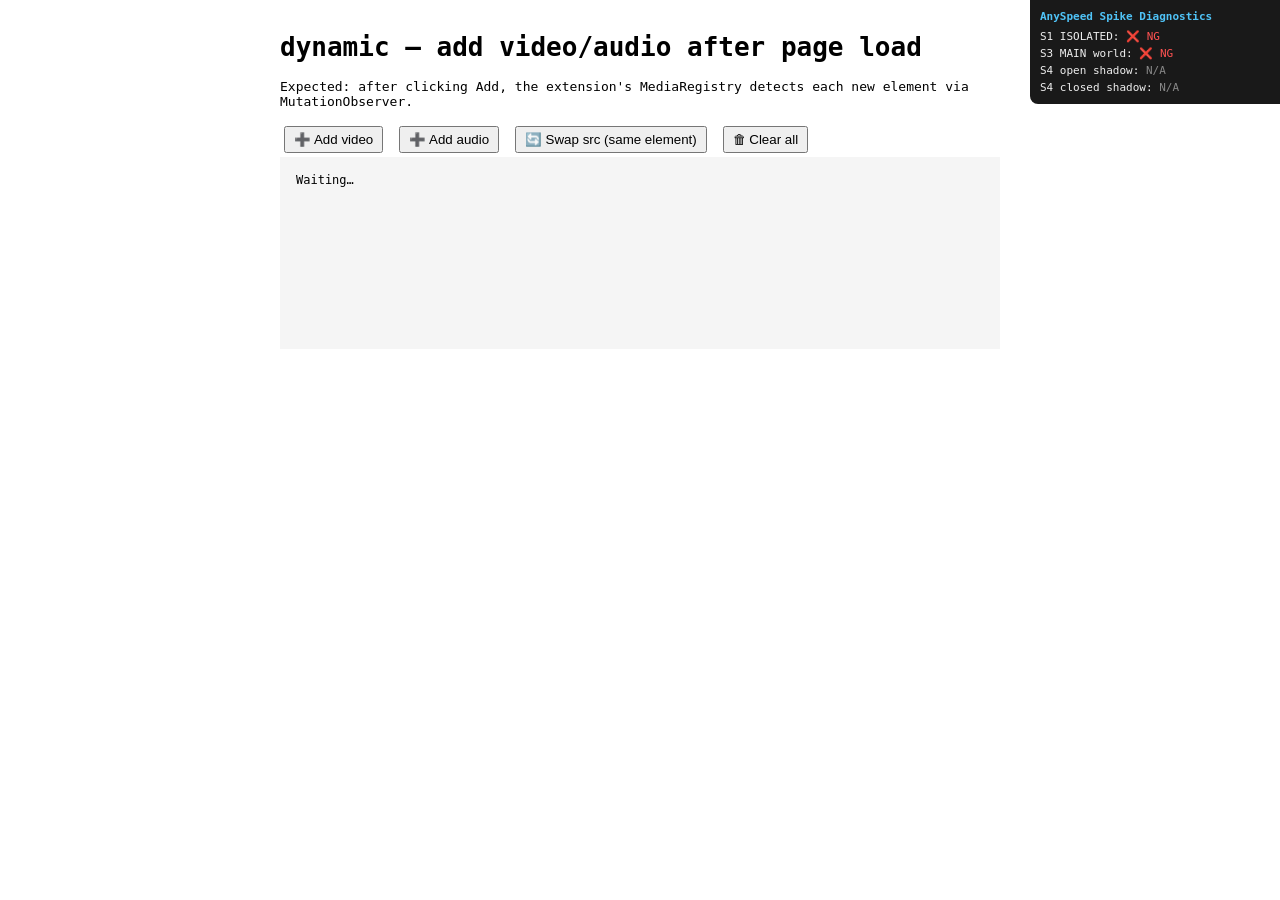
<file: fixtures/dynamic.html>
<!doctype html>
<!-- S1: dynamically added video/audio elements are detected -->
<html lang="en">
<head>
  <meta charset="utf-8">
  <title>AnySpeed Spike — dynamic</title>
  <style>
    body { font-family: monospace; max-width: 720px; margin: 2rem auto; padding: 0 1rem; }
    #log { white-space: pre; font-size: 12px; background: #f5f5f5; padding: 1rem; height: 160px; overflow-y: auto; }
    button { margin: 0.25rem; padding: 0.25rem 0.5rem; }
    video { display: block; width: 100%; margin: 0.5rem 0; background: #000; }
  </style>
</head>
<body>
  <h1>dynamic — add video/audio after page load</h1>
  <p>Expected: after clicking Add, the extension's MediaRegistry detects each new element via MutationObserver.</p>
  <button onclick="addVideo()">➕ Add video</button>
  <button onclick="addAudio()">➕ Add audio</button>
  <button onclick="swapSrc()">🔄 Swap src (same element)</button>
  <button onclick="clearAll()">🗑 Clear all</button>
  <div id="media-area"></div>
  <div id="log">Waiting…</div>

  <script>
    const area = document.getElementById("media-area");
    const log  = document.getElementById("log");
    let seq = 0, lastVideo = null;

    function append(msg) {
      log.textContent += "\n" + msg;
      log.scrollTop = log.scrollHeight;
    }

    function addVideo() {
      const v = document.createElement("video");
      v.src = "https://interactive-examples.mdn.mozilla.net/media/cc0-videos/flower.mp4";
      v.controls = true;
      v.dataset.seq = ++seq;
      v.addEventListener("ratechange", () => append("video#" + v.dataset.seq + " ratechange → " + v.playbackRate));
      area.appendChild(v);
      lastVideo = v;
      append("Added <video> #" + seq + " — playbackRate: " + v.playbackRate);
    }

    function addAudio() {
      const a = document.createElement("audio");
      a.src = "https://interactive-examples.mdn.mozilla.net/media/cc0-audio/t-rex-roar.mp3";
      a.controls = true;
      a.dataset.seq = ++seq;
      a.addEventListener("ratechange", () => append("audio#" + a.dataset.seq + " ratechange → " + a.playbackRate));
      area.appendChild(a);
      append("Added <audio> #" + seq + " — playbackRate: " + a.playbackRate);
    }

    function swapSrc() {
      if (!lastVideo) { append("Add a video first."); return; }
      const before = lastVideo.playbackRate;
      lastVideo.src = "https://interactive-examples.mdn.mozilla.net/media/cc0-videos/flower.mp4#" + Date.now();
      lastVideo.load();
      append("src swapped — rate before: " + before + ", after load: " + lastVideo.playbackRate);
    }

    function clearAll() {
      area.innerHTML = "";
      seq = 0; lastVideo = null;
      append("Cleared all media elements");
    }
  </script>

<!-- ── M1 Spike Diagnostic Panel ─────────────────────────────────────────── -->
<style>
  #sp{position:fixed;top:0;right:0;z-index:99999;background:rgba(0,0,0,.9);color:#eee;
      font:11px/1.55 monospace;padding:8px 10px;min-width:230px;
      border-bottom-left-radius:8px;pointer-events:none;}
  #sp b{color:#4fc3f7;display:block;margin-bottom:3px;}
  #sp .ok{color:#69f0ae;} #sp .ng{color:#ff5252;} #sp .na{color:#888;}
</style>
<div id="sp">
  <b>AnySpeed Spike Diagnostics</b>
  <div id="sp-s1">S1 ISOLATED: …</div>
  <div id="sp-s3">S3 MAIN world: …</div>
  <div id="sp-s4o">S4 open shadow: <span class="na">N/A</span></div>
  <div id="sp-s4c">S4 closed shadow: <span class="na">N/A</span></div>
</div>
<script>
(function(){
  function b(ok){return ok?'<span class="ok">✅ OK</span>':'<span class="ng">❌ NG</span>';}
  function u(){
    var r=document.documentElement;
    document.getElementById("sp-s1").innerHTML="S1 ISOLATED: "+b(r.hasAttribute("data-anyspeed-isolated"));
    document.getElementById("sp-s3").innerHTML="S3 MAIN world: "+b(!!window.__anyspeedHooked);
  }
  setInterval(u,800);u();
}());
</script>
</body>
</html>
</file>
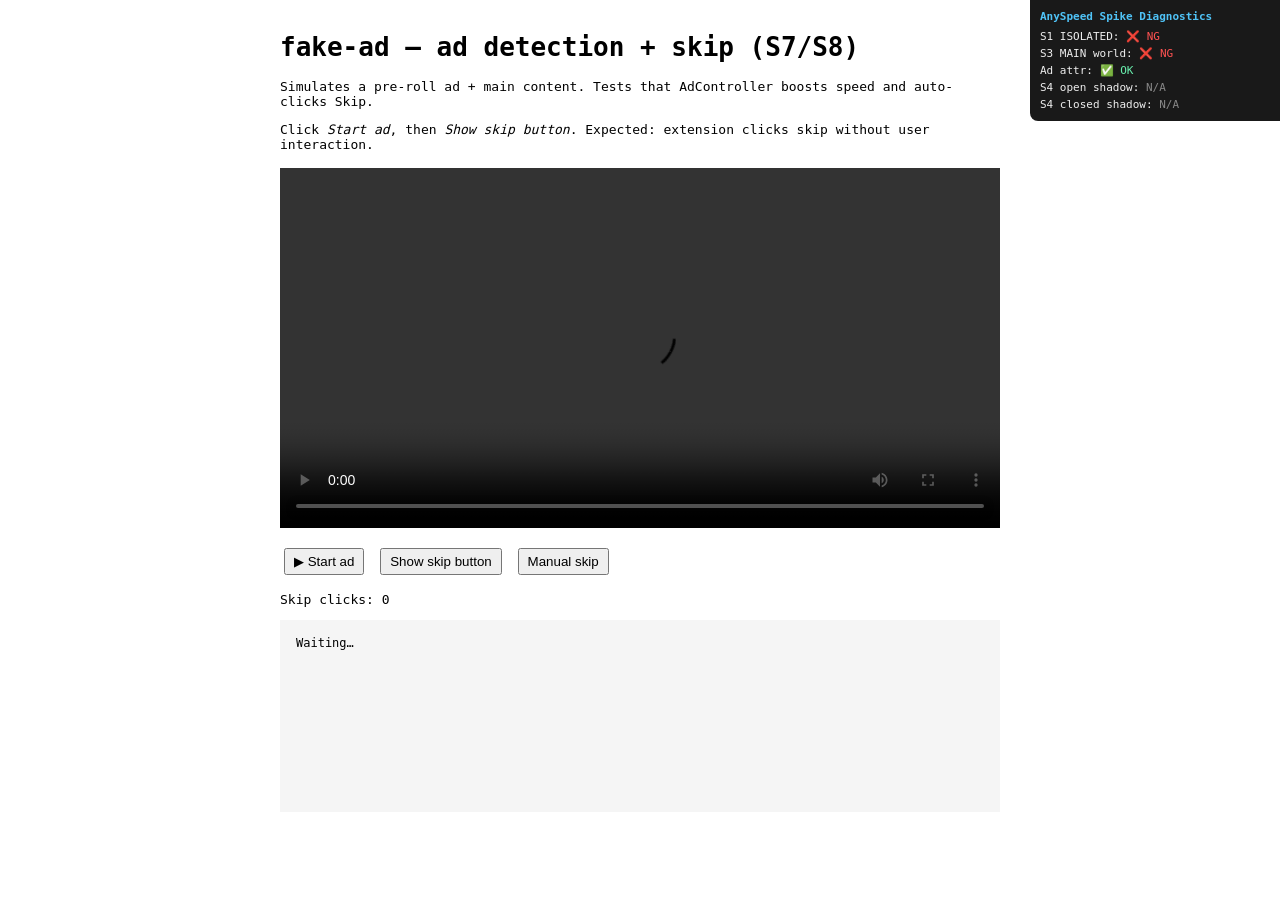
<file: fixtures/fake-ad.html>
<!doctype html>
<!-- S7/S8: fake ad player — ad detection, auto-boost, skip-button click -->
<!-- Uses data-anyspeed-ad attribute for detection; no YouTube branding or assets -->
<html lang="en">
<head>
  <meta charset="utf-8">
  <title>AnySpeed Spike — fake-ad</title>
  <style>
    body { font-family: monospace; max-width: 720px; margin: 2rem auto; padding: 0 1rem; }
    #log { white-space: pre; font-size: 12px; background: #f5f5f5; padding: 1rem; height: 160px; overflow-y: auto; }
    button { margin: 0.25rem; padding: 0.25rem 0.5rem; }

    /* Ad player chrome */
    .player-wrap { position: relative; background: #000; width: 100%; margin: 1rem 0; }
    .player-wrap video { display: block; width: 100%; }
    .skip-btn {
      display: none; position: absolute; bottom: 10px; right: 10px;
      background: rgba(0,0,0,.75); color: #fff; border: none;
      padding: 6px 12px; cursor: pointer; font-size: 14px; border-radius: 3px;
    }
    .skip-btn.visible { display: block; }
    .ad-badge {
      position: absolute; top: 8px; left: 8px;
      background: rgba(255,180,0,.9); color: #000;
      font-size: 11px; font-family: monospace;
      padding: 2px 6px; border-radius: 2px;
    }
  </style>
</head>
<body>
  <h1>fake-ad — ad detection + skip (S7/S8)</h1>
  <p>Simulates a pre-roll ad + main content.
     Tests that AdController boosts speed and auto-clicks Skip.</p>
  <p>Click <em>Start ad</em>, then <em>Show skip button</em>.
     Expected: extension clicks skip without user interaction.</p>

  <div class="player-wrap" id="player">
    <video id="ad-video" controls crossorigin="anonymous"
      data-anyspeed-ad="1"
      src="https://interactive-examples.mdn.mozilla.net/media/cc0-audio/t-rex-roar.mp3">
    </video>
    <div class="ad-badge" id="ad-badge" style="display:none">AD</div>
    <button class="skip-btn" id="skip-btn" onclick="skipAd()">Skip Ad ▶</button>
  </div>

  <p>
    <button onclick="startAd()">▶ Start ad</button>
    <button onclick="showSkip()">Show skip button</button>
    <button onclick="skipAd()">Manual skip</button>
  </p>
  <p>Skip clicks: <span id="skip-count">0</span></p>
  <div id="log">Waiting…</div>

  <script>
    const player    = document.getElementById("player");
    const adVideo   = document.getElementById("ad-video");
    const skipBtn   = document.getElementById("skip-btn");
    const adBadge   = document.getElementById("ad-badge");
    const log       = document.getElementById("log");
    let   skipCount = 0;

    function append(msg) {
      log.textContent += "\n" + msg;
      log.scrollTop = log.scrollHeight;
    }

    function startAd() {
      player.classList.add("ad-showing");
      adBadge.style.display = "block";
      adVideo.play().catch(() => {});
      append("ad-showing added — rate: " + adVideo.playbackRate);
    }

    function showSkip() {
      skipBtn.classList.add("visible");
      append("skip button shown");
    }

    function skipAd() {
      skipCount++;
      document.getElementById("skip-count").textContent = skipCount;
      player.classList.remove("ad-showing");
      adBadge.style.display = "none";
      skipBtn.classList.remove("visible");
      adVideo.pause();
      append("skip clicked (#" + skipCount + ") — isTrusted: " + (event && event.isTrusted));
    }

    adVideo.addEventListener("ratechange", () =>
      append("ad video ratechange → " + adVideo.playbackRate)
    );

    // Expose for extension's auto-skip test
    window.__anyspeedSkipAd = skipAd;
  </script>

<!-- ── M1 Spike Diagnostic Panel ─────────────────────────────────────────── -->
<style>
  #sp{position:fixed;top:0;right:0;z-index:99999;background:rgba(0,0,0,.9);color:#eee;
      font:11px/1.55 monospace;padding:8px 10px;min-width:230px;
      border-bottom-left-radius:8px;pointer-events:none;}
  #sp b{color:#4fc3f7;display:block;margin-bottom:3px;}
  #sp .ok{color:#69f0ae;} #sp .ng{color:#ff5252;} #sp .na{color:#888;}
</style>
<div id="sp">
  <b>AnySpeed Spike Diagnostics</b>
  <div id="sp-s1">S1 ISOLATED: …</div>
  <div id="sp-s3">S3 MAIN world: …</div>
  <div id="sp-ad">Ad attr: …</div>
  <div id="sp-s4o">S4 open shadow: <span class="na">N/A</span></div>
  <div id="sp-s4c">S4 closed shadow: <span class="na">N/A</span></div>
</div>
<script>
(function(){
  function b(ok){return ok?'<span class="ok">✅ OK</span>':'<span class="ng">❌ NG</span>';}
  function u(){
    var r   = document.documentElement;
    var adV = document.getElementById("ad-video");
    document.getElementById("sp-s1").innerHTML="S1 ISOLATED: "+b(r.hasAttribute("data-anyspeed-isolated"));
    document.getElementById("sp-s3").innerHTML="S3 MAIN world: "+b(!!window.__anyspeedHooked);
    document.getElementById("sp-ad").innerHTML="Ad attr: "+b(adV&&adV.dataset.anyspeedAd==="1");
  }
  setInterval(u,800);u();
}());
</script>
</body>
</html>
</file>
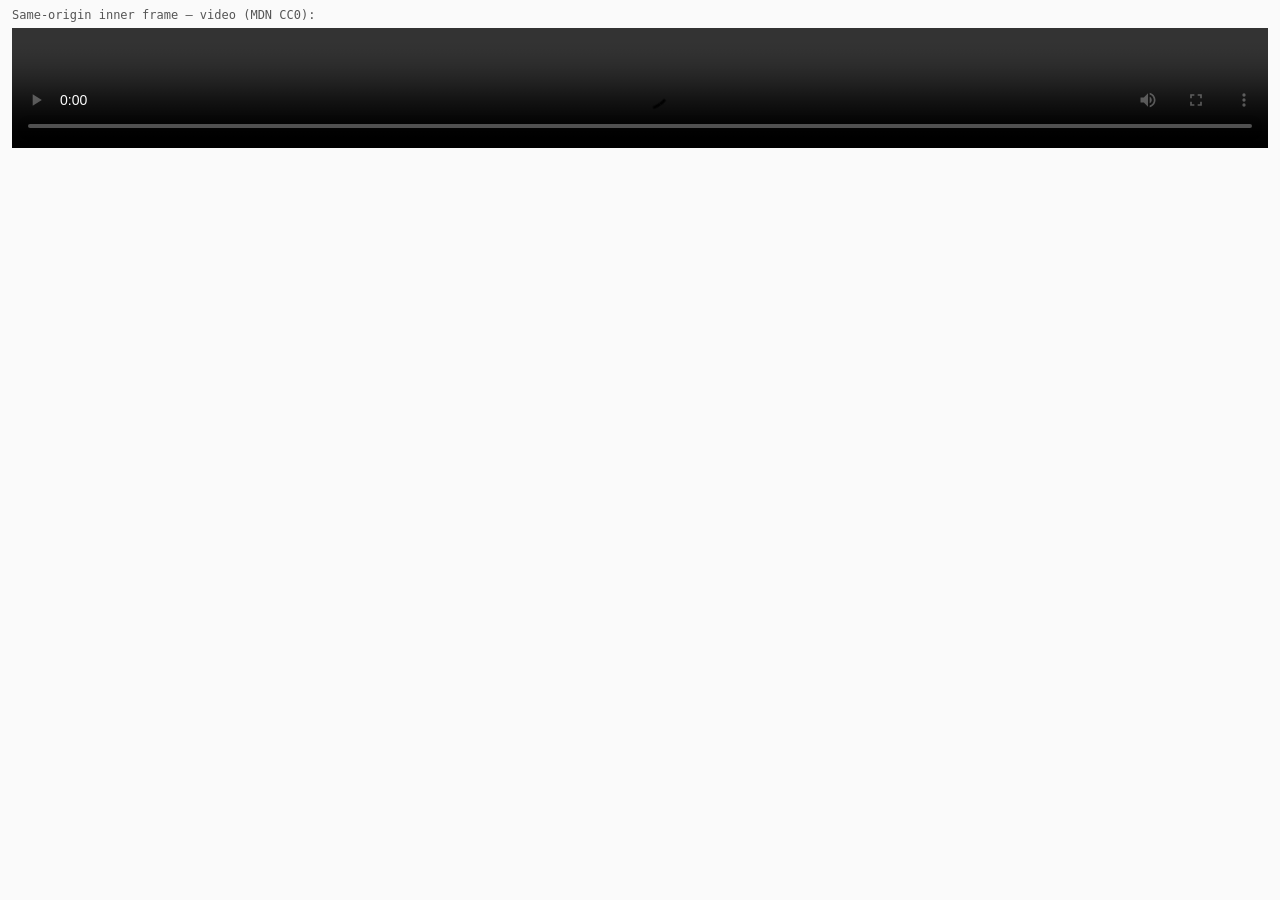
<file: fixtures/iframe-inner.html>
<!doctype html>
<!-- Inner frame for iframe.html spike test — same-origin child frame -->
<html lang="en">
<head>
  <meta charset="utf-8">
  <title>iframe-inner</title>
  <style>
    body { font-family: monospace; margin: 8px 12px; background: #fafafa; font-size: 12px; }
    video { display: block; width: 100%; background: #000; }
  </style>
</head>
<body>
  <p style="margin:0 0 6px;color:#555;">Same-origin inner frame — video (MDN CC0):</p>
  <video controls crossorigin="anonymous"
    src="https://interactive-examples.mdn.mozilla.net/media/cc0-videos/flower.mp4"
    height="120">
  </video>
  <script>
    // spike-probe.js (injected by extension) sends anyspeedSpike postMessage to parent
    // This page's own script also reports its rate so iframe.html's log is populated even
    // without the extension installed.
    const v = document.querySelector("video");
    v.addEventListener("ratechange", () => {
      parent.postMessage({ frame: location.href, ratechange: v.playbackRate }, "*");
    });
    window.addEventListener("load", () => {
      parent.postMessage({ frame: location.href, rate: v.playbackRate }, "*");
    });
  </script>
</body>
</html>
</file>
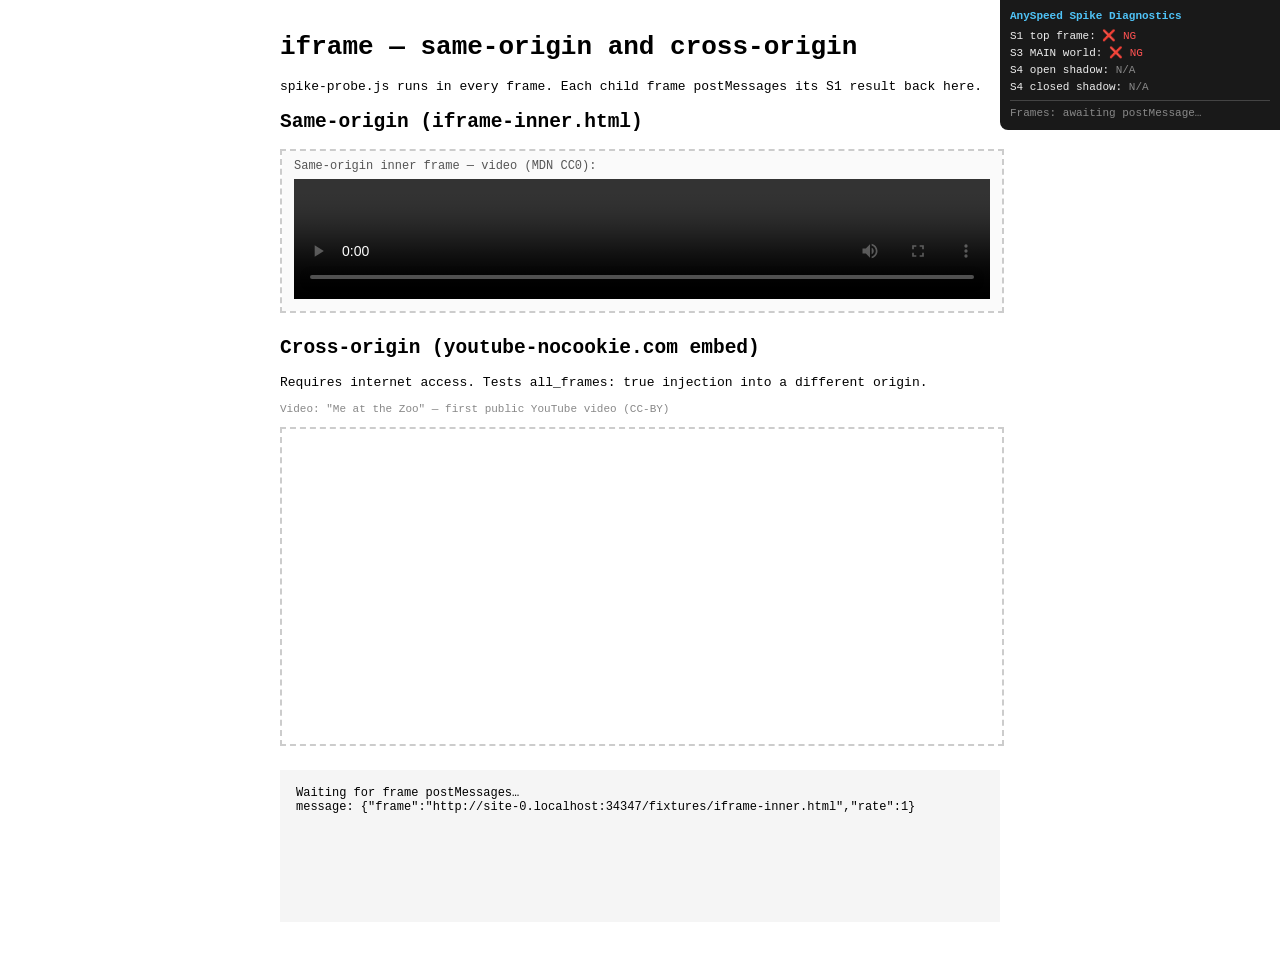
<file: fixtures/iframe.html>
<!doctype html>
<!-- S1, S5: cross-origin iframe injection and postMessage routing -->
<!-- Cross-origin frame uses youtube-nocookie.com embed (no second local server needed) -->
<html lang="en">
<head>
  <meta charset="utf-8">
  <title>AnySpeed Spike — iframe</title>
  <style>
    body { font-family: monospace; max-width: 720px; margin: 2rem auto; padding: 0 1rem; }
    #log { white-space: pre; font-size: 12px; background: #f5f5f5; padding: 1rem; height: 120px; overflow-y: auto; }
    iframe { display: block; width: 100%; border: 2px dashed #ccc; margin: 0.75rem 0; }
    .section { margin-bottom: 1.5rem; }
  </style>
</head>
<body>
  <h1>iframe — same-origin and cross-origin</h1>
  <p>spike-probe.js runs in every frame. Each child frame postMessages its S1 result back here.</p>

  <div class="section">
    <h2>Same-origin (iframe-inner.html)</h2>
    <iframe src="iframe-inner.html" height="160" title="Same-origin iframe"></iframe>
  </div>

  <div class="section">
    <h2>Cross-origin (youtube-nocookie.com embed)</h2>
    <p>Requires internet access. Tests <code>all_frames: true</code> injection into a different origin.</p>
    <p style="font-size:11px;color:#888;">Video: "Me at the Zoo" — first public YouTube video (CC-BY)</p>
    <iframe
      src="https://www.youtube-nocookie.com/embed/jNQXAC9IVRw"
      allow="autoplay; encrypted-media; fullscreen"
      height="315"
      title="Cross-origin iframe (youtube-nocookie.com)">
    </iframe>
  </div>

  <div id="log">Waiting for frame postMessages…</div>

  <script>
    const log = document.getElementById("log");
    function append(msg) {
      log.textContent += "\n" + msg;
      log.scrollTop = log.scrollHeight;
    }
    window.addEventListener("message", (e) => {
      if (e.data && e.data.anyspeedSpike) {
        // spike-probe.js in child frames sends { anyspeedSpike:true, frameUrl, s1Isolated:true }
        append("frame → parent: " + JSON.stringify(e.data));
      } else {
        append("message: " + JSON.stringify(e.data));
      }
    });
  </script>

<!-- ── M1 Spike Diagnostic Panel ─────────────────────────────────────────── -->
<style>
  #sp{position:fixed;top:0;right:0;z-index:99999;background:rgba(0,0,0,.9);color:#eee;
      font:11px/1.55 monospace;padding:8px 10px;min-width:260px;
      border-bottom-left-radius:8px;pointer-events:none;}
  #sp b{color:#4fc3f7;display:block;margin-bottom:3px;}
  #sp .ok{color:#69f0ae;} #sp .ng{color:#ff5252;} #sp .na{color:#888;}
  #sp hr{border:none;border-top:1px solid #444;margin:4px 0;}
</style>
<div id="sp">
  <b>AnySpeed Spike Diagnostics</b>
  <div id="sp-s1">S1 top frame: …</div>
  <div id="sp-s3">S3 MAIN world: …</div>
  <div id="sp-s4o">S4 open shadow: <span class="na">N/A</span></div>
  <div id="sp-s4c">S4 closed shadow: <span class="na">N/A</span></div>
  <hr>
  <div id="sp-frames"><span class="na">Frames: awaiting postMessage…</span></div>
</div>
<script>
(function(){
  var fr = {};
  window.addEventListener("message", function(e){
    if (e.data && e.data.anyspeedSpike) {
      fr[e.data.frameUrl || "?"] = e.data;
      u();
    }
  });
  function b(ok){return ok?'<span class="ok">✅ OK</span>':'<span class="ng">❌ NG</span>';}
  function u(){
    var r = document.documentElement;
    document.getElementById("sp-s1").innerHTML="S1 top frame: "+b(r.hasAttribute("data-anyspeed-isolated"));
    document.getElementById("sp-s3").innerHTML="S3 MAIN world: "+b(!!window.__anyspeedHooked);
    var ks = Object.keys(fr);
    if (ks.length) {
      var h = "Frames:<br>";
      ks.forEach(function(k){
        var nm; try { nm = new URL(k).hostname; } catch { nm = k; }
        h += "&nbsp;"+b(fr[k].s1Isolated)+" "+nm+"<br>";
      });
      document.getElementById("sp-frames").innerHTML = h;
    }
  }
  setInterval(u,800);u();
}());
</script>
</body>
</html>
</file>
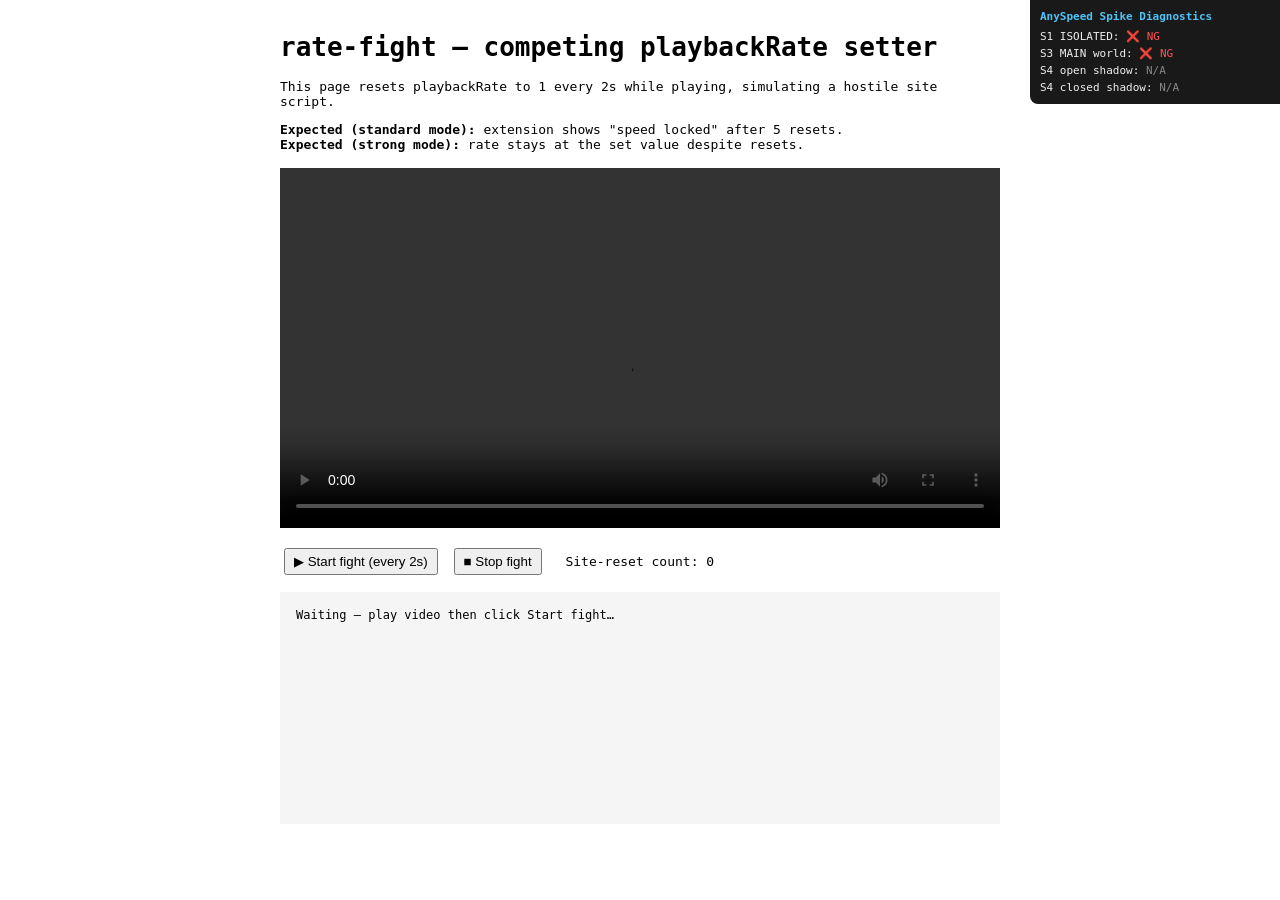
<file: fixtures/rate-fight.html>
<!doctype html>
<!-- S6: site keeps resetting playbackRate; tests standard/strong mode fight detection -->
<html lang="en">
<head>
  <meta charset="utf-8">
  <title>AnySpeed Spike — rate-fight</title>
  <style>
    body { font-family: monospace; max-width: 720px; margin: 2rem auto; padding: 0 1rem; }
    #log { white-space: pre; font-size: 12px; background: #f5f5f5; padding: 1rem; height: 200px; overflow-y: auto; }
    button { margin: 0.25rem; padding: 0.25rem 0.5rem; }
    video { display: block; width: 100%; background: #000; margin: 1rem 0; }
  </style>
</head>
<body>
  <h1>rate-fight — competing playbackRate setter</h1>
  <p>This page resets <code>playbackRate</code> to 1 every 2s while playing, simulating a hostile site script.</p>
  <p><strong>Expected (standard mode):</strong> extension shows "speed locked" after 5 resets.<br>
     <strong>Expected (strong mode):</strong> rate stays at the set value despite resets.</p>

  <video id="v" controls crossorigin="anonymous"
    src="https://interactive-examples.mdn.mozilla.net/media/cc0-videos/flower.mp4"></video>

  <p>
    <button onclick="startFight()">▶ Start fight (every 2s)</button>
    <button onclick="stopFight()">■ Stop fight</button>
    <span style="margin-left:12px;">Site-reset count: <span id="count">0</span></span>
  </p>
  <div id="log">Waiting — play video then click Start fight…</div>

  <script>
    const v        = document.getElementById("v");
    const log      = document.getElementById("log");
    const countEl  = document.getElementById("count");
    let timer = null, resets = 0;

    function append(msg) {
      log.textContent += "\n" + msg;
      log.scrollTop = log.scrollHeight;
    }

    function startFight() {
      stopFight();
      timer = setInterval(() => {
        if (!v.paused && v.playbackRate !== 1) {
          resets++;
          countEl.textContent = resets;
          v.playbackRate = 1;
          append("site-script reset → 1× (reset #" + resets + ")");
        }
      }, 2000);
      append("Fight started — current rate: " + v.playbackRate);
    }

    function stopFight() {
      if (timer) { clearInterval(timer); timer = null; }
      append("Fight stopped");
    }

    v.addEventListener("ratechange", (e) =>
      append("ratechange → " + v.playbackRate + " (isTrusted: " + e.isTrusted + ")")
    );
  </script>

<!-- ── M1 Spike Diagnostic Panel ─────────────────────────────────────────── -->
<style>
  #sp{position:fixed;top:0;right:0;z-index:99999;background:rgba(0,0,0,.9);color:#eee;
      font:11px/1.55 monospace;padding:8px 10px;min-width:230px;
      border-bottom-left-radius:8px;pointer-events:none;}
  #sp b{color:#4fc3f7;display:block;margin-bottom:3px;}
  #sp .ok{color:#69f0ae;} #sp .ng{color:#ff5252;} #sp .na{color:#888;}
</style>
<div id="sp">
  <b>AnySpeed Spike Diagnostics</b>
  <div id="sp-s1">S1 ISOLATED: …</div>
  <div id="sp-s3">S3 MAIN world: …</div>
  <div id="sp-s4o">S4 open shadow: <span class="na">N/A</span></div>
  <div id="sp-s4c">S4 closed shadow: <span class="na">N/A</span></div>
</div>
<script>
(function(){
  function b(ok){return ok?'<span class="ok">✅ OK</span>':'<span class="ng">❌ NG</span>';}
  function u(){
    var r=document.documentElement;
    document.getElementById("sp-s1").innerHTML="S1 ISOLATED: "+b(r.hasAttribute("data-anyspeed-isolated"));
    document.getElementById("sp-s3").innerHTML="S3 MAIN world: "+b(!!window.__anyspeedHooked);
  }
  setInterval(u,800);u();
}());
</script>
</body>
</html>
</file>
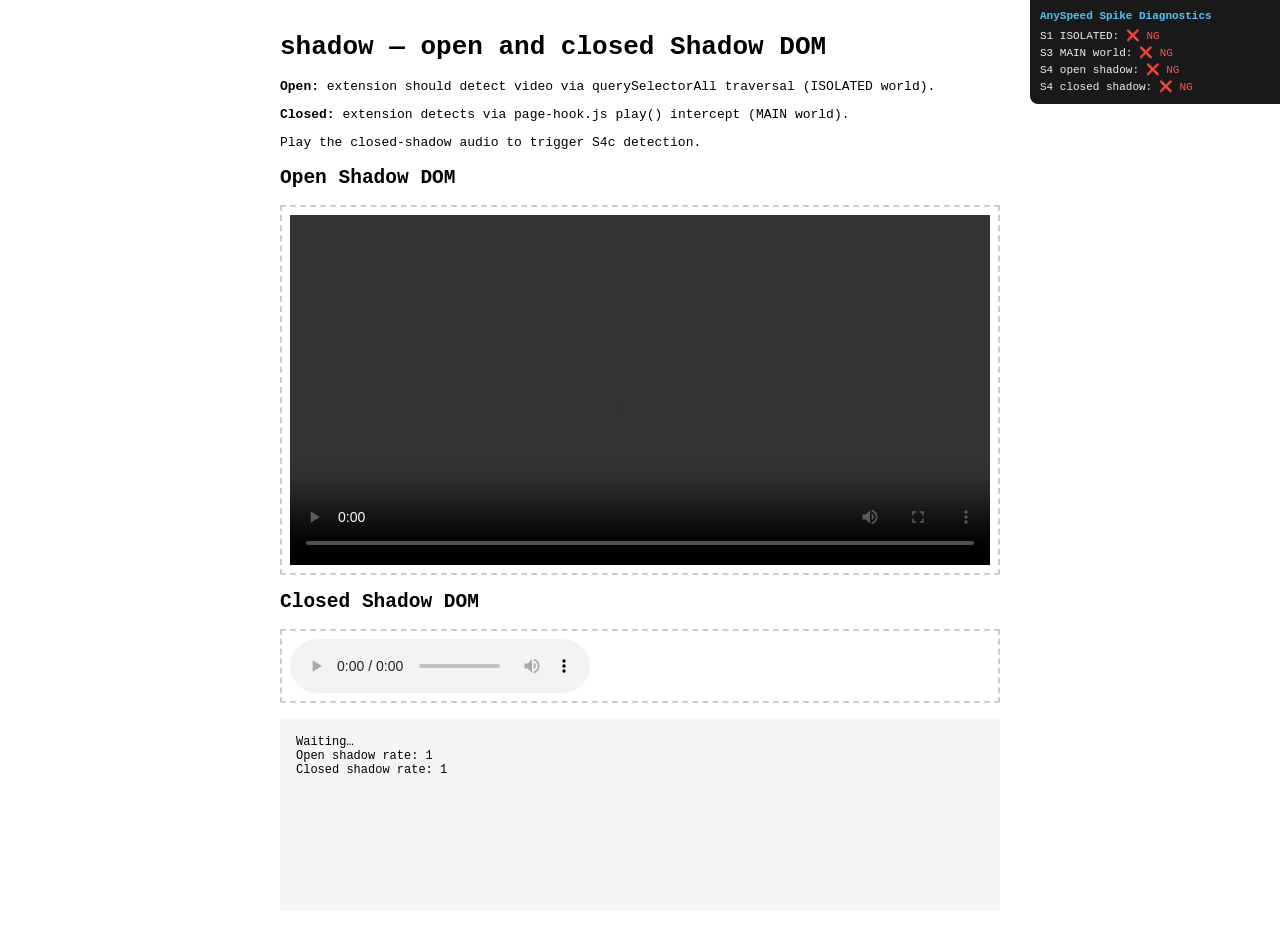
<file: fixtures/shadow.html>
<!doctype html>
<!-- S4: open and closed Shadow DOM video detection -->
<html lang="en">
<head>
  <meta charset="utf-8">
  <title>AnySpeed Spike — shadow</title>
  <style>
    body { font-family: monospace; max-width: 720px; margin: 2rem auto; padding: 0 1rem; }
    #log { white-space: pre; font-size: 12px; background: #f5f5f5; padding: 1rem; height: 160px; overflow-y: auto; }
    custom-player { display: block; border: 2px dashed #ccc; padding: 0.5rem; margin: 1rem 0; }
  </style>
</head>
<body>
  <h1>shadow — open and closed Shadow DOM</h1>
  <p><strong>Open:</strong> extension should detect video via querySelectorAll traversal (ISOLATED world).</p>
  <p><strong>Closed:</strong> extension detects via <code>page-hook.js</code> play() intercept (MAIN world).</p>
  <p>Play the closed-shadow audio to trigger S4c detection.</p>

  <h2>Open Shadow DOM</h2>
  <custom-player id="open-host"></custom-player>

  <h2>Closed Shadow DOM</h2>
  <custom-player id="closed-host"></custom-player>

  <div id="log">Waiting…</div>

  <script>
    const log = document.getElementById("log");
    function append(msg) {
      log.textContent += "\n" + msg;
      log.scrollTop = log.scrollHeight;
    }

    // Open shadow DOM — ISOLATED world querySelectorAll can traverse into this
    const openHost   = document.getElementById("open-host");
    const openShadow = openHost.attachShadow({ mode: "open" });
    const openVideo  = document.createElement("video");
    openVideo.src      = "https://interactive-examples.mdn.mozilla.net/media/cc0-videos/flower.mp4";
    openVideo.controls = true;
    openVideo.style.cssText = "width:100%;background:#000;display:block;";
    openShadow.appendChild(openVideo);
    openVideo.addEventListener("ratechange", () =>
      append("OPEN shadow video ratechange → " + openVideo.playbackRate)
    );

    // Closed shadow DOM — ISOLATED world cannot reach inside; relies on page-hook.js
    const closedHost   = document.getElementById("closed-host");
    const closedShadow = closedHost.attachShadow({ mode: "closed" });
    const closedAudio  = document.createElement("audio");
    closedAudio.src      = "https://interactive-examples.mdn.mozilla.net/media/cc0-audio/t-rex-roar.mp3";
    closedAudio.controls = true;
    closedAudio.style.cssText = "display:block;";
    closedShadow.appendChild(closedAudio);
    closedAudio.addEventListener("ratechange", () =>
      append("CLOSED shadow audio ratechange → " + closedAudio.playbackRate)
    );

    window.addEventListener("load", () => {
      append("Open shadow rate: "   + openVideo.playbackRate);
      append("Closed shadow rate: " + closedAudio.playbackRate);
    });
  </script>

<!-- ── M1 Spike Diagnostic Panel ─────────────────────────────────────────── -->
<style>
  #sp{position:fixed;top:0;right:0;z-index:99999;background:rgba(0,0,0,.9);color:#eee;
      font:11px/1.55 monospace;padding:8px 10px;min-width:230px;
      border-bottom-left-radius:8px;pointer-events:none;}
  #sp b{color:#4fc3f7;display:block;margin-bottom:3px;}
  #sp .ok{color:#69f0ae;} #sp .ng{color:#ff5252;} #sp .na{color:#888;}
</style>
<div id="sp">
  <b>AnySpeed Spike Diagnostics</b>
  <div id="sp-s1">S1 ISOLATED: …</div>
  <div id="sp-s3">S3 MAIN world: …</div>
  <div id="sp-s4o">S4 open shadow: …</div>
  <div id="sp-s4c">S4 closed shadow (play audio first): …</div>
</div>
<script>
(function(){
  function b(ok){return ok?'<span class="ok">✅ OK</span>':'<span class="ng">❌ NG</span>';}
  function u(){
    var r=document.documentElement;
    document.getElementById("sp-s1").innerHTML="S1 ISOLATED: "+b(r.hasAttribute("data-anyspeed-isolated"));
    document.getElementById("sp-s3").innerHTML="S3 MAIN world: "+b(!!window.__anyspeedHooked);
    document.getElementById("sp-s4o").innerHTML="S4 open shadow: "+b(r.getAttribute("data-anyspeed-shadow-open")==="1");
    document.getElementById("sp-s4c").innerHTML="S4 closed shadow: "+b(r.getAttribute("data-anyspeed-shadow-closed")==="1");
  }
  setInterval(u,800);u();
}());
</script>
</body>
</html>
</file>
<file: style.css>
/* Tube Player for Safari — Support Site */
:root {
  --bg: #ffffff;
  --bg2: #f5f5f7;
  --bg3: #e8e8ed;
  --text: #1d1d1f;
  --text2: #6e6e73;
  --accent: #0071e3;
  --accent2: #0077ed;
  --border: #d2d2d7;
  --card: #ffffff;
  --shadow: 0 2px 20px rgba(0,0,0,0.08);
  --shadow-lg: 0 8px 40px rgba(0,0,0,0.12);
  --radius: 18px;
  --radius-sm: 10px;
  color-scheme: light dark;
}

@media (prefers-color-scheme: dark) {
  :root {
    --bg: #000000;
    --bg2: #1c1c1e;
    --bg3: #2c2c2e;
    --text: #f5f5f7;
    --text2: #8e8e93;
    --accent: #2997ff;
    --accent2: #409cff;
    --border: #38383a;
    --card: #1c1c1e;
    --shadow: 0 2px 20px rgba(0,0,0,0.4);
    --shadow-lg: 0 8px 40px rgba(0,0,0,0.6);
  }
}

*, *::before, *::after { box-sizing: border-box; margin: 0; padding: 0; }

html { scroll-behavior: smooth; }

body {
  font-family: -apple-system, BlinkMacSystemFont, "SF Pro Text", "Segoe UI", sans-serif;
  background: var(--bg);
  color: var(--text);
  line-height: 1.6;
  -webkit-font-smoothing: antialiased;
}

/* ── Navigation ── */
nav {
  position: sticky;
  top: 0;
  z-index: 100;
  display: flex;
  align-items: center;
  justify-content: space-between;
  padding: 0 24px;
  height: 52px;
  background: rgba(var(--bg-rgb, 255,255,255), 0.85);
  backdrop-filter: blur(20px) saturate(180%);
  -webkit-backdrop-filter: blur(20px) saturate(180%);
  border-bottom: 1px solid var(--border);
}

@media (prefers-color-scheme: dark) {
  nav { background: rgba(0,0,0,0.85); }
}

.nav-brand {
  font-size: 15px;
  font-weight: 600;
  color: var(--text);
  text-decoration: none;
  display: flex;
  align-items: center;
  gap: 8px;
}

.nav-brand .icon {
  width: 28px;
  height: 28px;
  background: var(--accent);
  border-radius: 7px;
  display: flex;
  align-items: center;
  justify-content: center;
  color: #fff;
  font-size: 14px;
}

.nav-links {
  display: flex;
  align-items: center;
  gap: 20px;
  list-style: none;
}

.nav-links a {
  font-size: 14px;
  color: var(--text2);
  text-decoration: none;
  transition: color 0.2s;
}

.nav-links a:hover { color: var(--text); }

.lang-toggle {
  display: flex;
  background: var(--bg3);
  border-radius: 20px;
  padding: 2px;
  gap: 2px;
}

.lang-btn {
  border: none;
  background: transparent;
  color: var(--text2);
  font-size: 12px;
  font-weight: 500;
  padding: 4px 12px;
  border-radius: 18px;
  cursor: pointer;
  transition: all 0.2s;
  font-family: inherit;
}

.lang-btn.active {
  background: var(--card);
  color: var(--text);
  box-shadow: 0 1px 4px rgba(0,0,0,0.1);
}

/* ── Hero ── */
.hero {
  text-align: center;
  padding: 80px 24px 60px;
  background: linear-gradient(180deg, var(--bg) 0%, var(--bg2) 100%);
}

.hero-icon {
  width: 96px;
  height: 96px;
  background: var(--accent);
  border-radius: 24px;
  display: flex;
  align-items: center;
  justify-content: center;
  font-size: 48px;
  margin: 0 auto 24px;
  box-shadow: var(--shadow-lg);
}

.hero h1 {
  font-size: clamp(32px, 6vw, 52px);
  font-weight: 700;
  letter-spacing: -0.02em;
  line-height: 1.1;
  margin-bottom: 16px;
}

.hero-sub {
  font-size: clamp(16px, 3vw, 20px);
  color: var(--text2);
  max-width: 560px;
  margin: 0 auto 32px;
}

.cta-buttons {
  display: flex;
  gap: 12px;
  justify-content: center;
  flex-wrap: wrap;
}

.btn-primary {
  display: inline-flex;
  align-items: center;
  gap: 8px;
  background: var(--accent);
  color: #fff;
  text-decoration: none;
  padding: 12px 24px;
  border-radius: 980px;
  font-size: 15px;
  font-weight: 600;
  transition: background 0.2s, transform 0.1s;
}

.btn-primary:hover { background: var(--accent2); transform: translateY(-1px); }

.btn-secondary {
  display: inline-flex;
  align-items: center;
  gap: 8px;
  background: var(--bg3);
  color: var(--text);
  text-decoration: none;
  padding: 12px 24px;
  border-radius: 980px;
  font-size: 15px;
  font-weight: 600;
  transition: background 0.2s, transform 0.1s;
}

.btn-secondary:hover { background: var(--border); transform: translateY(-1px); }

/* ── Features ── */
.features {
  display: grid;
  grid-template-columns: repeat(auto-fit, minmax(260px, 1fr));
  gap: 16px;
  max-width: 1000px;
  margin: 0 auto;
  padding: 60px 24px;
}

.feature-card {
  background: var(--card);
  border: 1px solid var(--border);
  border-radius: var(--radius);
  padding: 28px;
  box-shadow: var(--shadow);
}

.feature-icon {
  font-size: 32px;
  margin-bottom: 16px;
}

.feature-card h3 {
  font-size: 17px;
  font-weight: 600;
  margin-bottom: 8px;
}

.feature-card p {
  font-size: 14px;
  color: var(--text2);
  line-height: 1.6;
}

/* ── Screenshots ── */
.screenshots-section {
  background: var(--bg2);
  padding: 60px 24px;
}

.section-header {
  text-align: center;
  margin-bottom: 40px;
}

.section-header h2 {
  font-size: clamp(24px, 4vw, 36px);
  font-weight: 700;
  letter-spacing: -0.02em;
  margin-bottom: 10px;
}

.section-header p {
  font-size: 16px;
  color: var(--text2);
}

.device-tabs {
  display: flex;
  justify-content: center;
  gap: 8px;
  margin-bottom: 32px;
}

.device-tab {
  border: 1px solid var(--border);
  background: var(--card);
  color: var(--text2);
  font-size: 13px;
  font-weight: 500;
  padding: 8px 18px;
  border-radius: 980px;
  cursor: pointer;
  transition: all 0.2s;
  font-family: inherit;
}

.device-tab.active {
  background: var(--accent);
  border-color: var(--accent);
  color: #fff;
}

.screenshot-gallery {
  display: none;
  gap: 20px;
  justify-content: center;
  flex-wrap: wrap;
  max-width: 1100px;
  margin: 0 auto;
}

.screenshot-gallery.active { display: flex; }

.screenshot-item {
  text-align: center;
}

.screenshot-item img {
  border-radius: var(--radius-sm);
  box-shadow: var(--shadow-lg);
  display: block;
  max-width: 100%;
}

.screenshot-item.iphone img { width: 220px; }
.screenshot-item.ipad img   { width: 340px; }
.screenshot-item.mac img    { width: 580px; }

.screenshot-caption {
  margin-top: 10px;
  font-size: 12px;
  color: var(--text2);
}

/* ── How to Use ── */
.howto-section {
  max-width: 760px;
  margin: 0 auto;
  padding: 60px 24px;
}

.platform-selector {
  display: flex;
  gap: 8px;
  margin-bottom: 32px;
  flex-wrap: wrap;
}

.platform-btn {
  border: 1px solid var(--border);
  background: var(--card);
  color: var(--text2);
  font-size: 13px;
  font-weight: 500;
  padding: 7px 16px;
  border-radius: 980px;
  cursor: pointer;
  transition: all 0.2s;
  font-family: inherit;
}

.platform-btn.active {
  background: var(--text);
  border-color: var(--text);
  color: var(--bg);
}

.platform-steps { display: none; }
.platform-steps.active { display: block; }

.steps-list {
  list-style: none;
  counter-reset: step;
}

.steps-list li {
  counter-increment: step;
  display: flex;
  gap: 16px;
  padding: 16px 0;
  border-bottom: 1px solid var(--border);
}

.steps-list li:last-child { border-bottom: none; }

.step-num {
  width: 32px;
  height: 32px;
  border-radius: 50%;
  background: var(--accent);
  color: #fff;
  font-size: 14px;
  font-weight: 700;
  display: flex;
  align-items: center;
  justify-content: center;
  flex-shrink: 0;
}

.step-content h4 {
  font-size: 15px;
  font-weight: 600;
  margin-bottom: 4px;
}

.step-content p {
  font-size: 14px;
  color: var(--text2);
}

.step-content code {
  background: var(--bg3);
  border-radius: 4px;
  padding: 1px 6px;
  font-size: 12px;
  font-family: ui-monospace, "SF Mono", monospace;
}

/* ── FAQ ── */
.faq-section {
  background: var(--bg2);
  padding: 60px 24px;
}

.faq-list {
  max-width: 760px;
  margin: 0 auto;
}

details {
  background: var(--card);
  border: 1px solid var(--border);
  border-radius: var(--radius-sm);
  margin-bottom: 8px;
  overflow: hidden;
}

summary {
  padding: 18px 20px;
  font-size: 15px;
  font-weight: 500;
  cursor: pointer;
  display: flex;
  justify-content: space-between;
  align-items: center;
  list-style: none;
}

summary::-webkit-details-marker { display: none; }

summary::after {
  content: "+";
  font-size: 20px;
  color: var(--text2);
  transition: transform 0.2s;
}

details[open] summary::after { transform: rotate(45deg); }

details p {
  padding: 0 20px 18px;
  font-size: 14px;
  color: var(--text2);
  line-height: 1.7;
}

/* ── Footer ── */
footer {
  border-top: 1px solid var(--border);
  padding: 40px 24px;
  text-align: center;
}

.footer-links {
  display: flex;
  gap: 20px;
  justify-content: center;
  flex-wrap: wrap;
  margin-bottom: 16px;
}

.footer-links a {
  font-size: 13px;
  color: var(--text2);
  text-decoration: none;
}

.footer-links a:hover { color: var(--accent); }

.footer-copy {
  font-size: 12px;
  color: var(--text2);
}

/* ── Privacy page ── */
.prose {
  max-width: 720px;
  margin: 0 auto;
  padding: 60px 24px;
}

.prose h1 {
  font-size: 32px;
  font-weight: 700;
  letter-spacing: -0.02em;
  margin-bottom: 8px;
}

.prose .updated {
  font-size: 13px;
  color: var(--text2);
  margin-bottom: 40px;
}

.prose h2 {
  font-size: 20px;
  font-weight: 600;
  margin: 36px 0 12px;
}

.prose p {
  font-size: 15px;
  color: var(--text2);
  margin-bottom: 14px;
  line-height: 1.75;
}

.prose ul {
  padding-left: 20px;
  margin-bottom: 14px;
}

.prose li {
  font-size: 15px;
  color: var(--text2);
  margin-bottom: 6px;
  line-height: 1.75;
}

.prose strong { color: var(--text); }

.data-table {
  width: 100%;
  border-collapse: collapse;
  margin: 20px 0;
  font-size: 14px;
}

.data-table th {
  text-align: left;
  padding: 10px 14px;
  background: var(--bg3);
  font-weight: 600;
  border-bottom: 2px solid var(--border);
}

.data-table td {
  padding: 10px 14px;
  border-bottom: 1px solid var(--border);
  color: var(--text2);
}

.data-table tr:last-child td { border-bottom: none; }

.tag-no {
  display: inline-block;
  background: #34c759;
  color: #fff;
  font-size: 11px;
  font-weight: 600;
  padding: 2px 8px;
  border-radius: 10px;
}

/* ── Responsive ── */
@media (max-width: 600px) {
  .nav-links { display: none; }
  .screenshot-item.mac img { width: 100%; }
  .screenshot-item.ipad img { width: 260px; }
}
</file>
